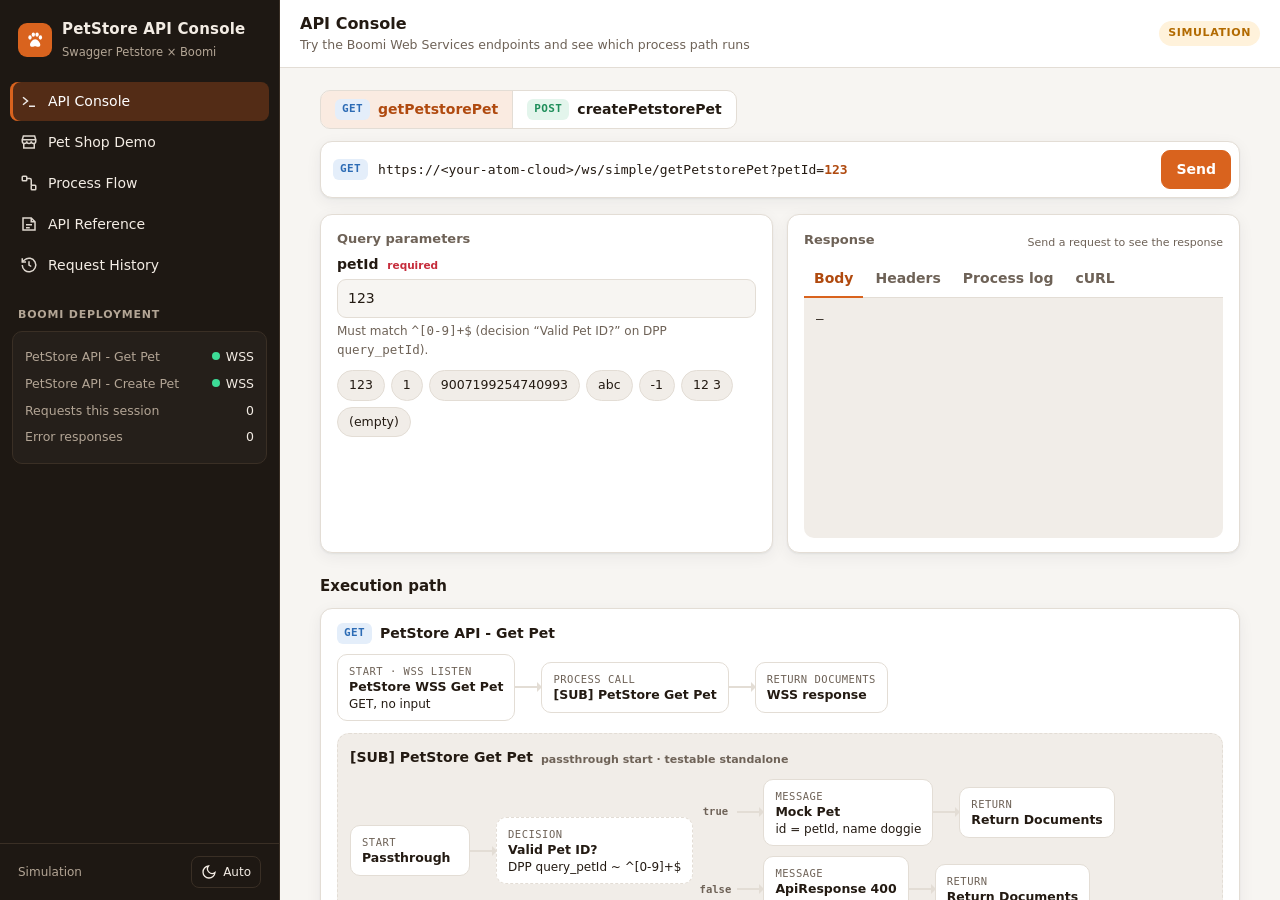
<file: index.html>
<!doctype html><html lang="en"><head><meta charset="utf-8"><meta http-equiv="refresh" content="0; url=portal/"><link rel="canonical" href="https://diimasogan.github.io/PetStore-MockAPI/portal/"><title>PetStore Mock API Console — Boomi Web Services Demo | Dimas Agung Prakasa</title></head><body><a href="portal/">Open the PetStore API Console</a></body></html>
</file>
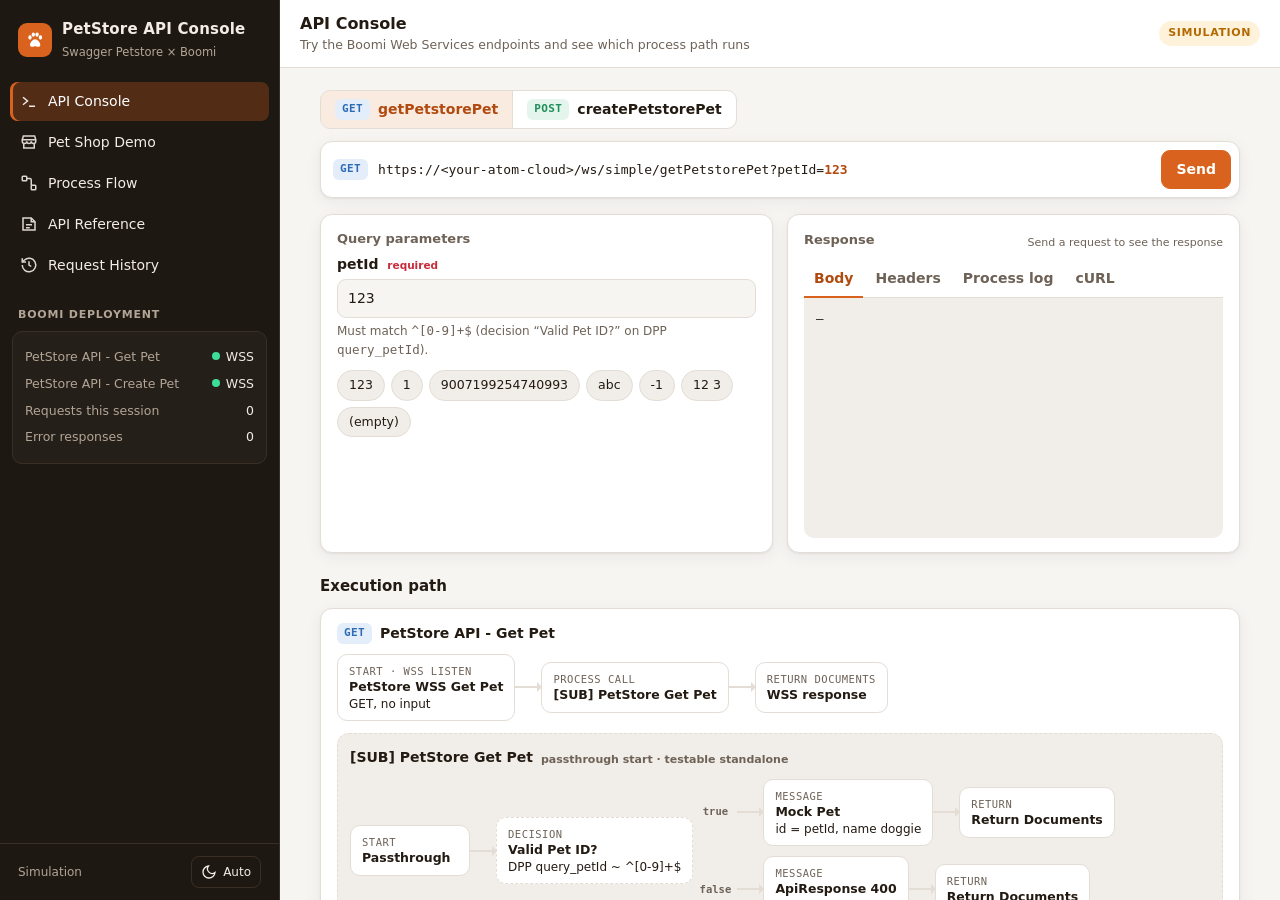
<file: portal/index.html>
<!doctype html>
<html lang="en">
<head>
<meta charset="utf-8">
<meta name="viewport" content="width=device-width, initial-scale=1">
<title>PetStore Mock API Console — Boomi Web Services Demo | Dimas Agung Prakasa</title>
<meta name="description" content="Mockup console for the Boomi PetStore Mock API (simulation of the Get Pet and Create Pet Web Services processes).">
<link rel="stylesheet" href="style.css">
</head>
<body>
<div class="app">
  <aside class="side" id="side">
    <div class="brand">
      <div class="logo"><svg viewBox="0 0 24 24" width="20" height="20" fill="#fff"><ellipse cx="6" cy="9" rx="2" ry="2.6"/><ellipse cx="10" cy="5.5" rx="2" ry="2.6"/><ellipse cx="14.5" cy="5.5" rx="2" ry="2.6"/><ellipse cx="18.5" cy="9" rx="2" ry="2.6"/><path d="M12.2 11c-3 0-6.2 4.2-6.2 6.6 0 1.8 1.4 2.6 3 2.6 1.3 0 2.1-.6 3.2-.6s1.9.6 3.2.6c1.6 0 3-.8 3-2.6 0-2.4-3.2-6.6-6.2-6.6z"/></svg></div>
      <div><b>PetStore API Console</b><small>Swagger Petstore × Boomi</small></div>
    </div>
    <nav class="nav" aria-label="Main">
      <button data-view="console" aria-current="page"><svg viewBox="0 0 24 24" fill="none" stroke="currentColor" stroke-width="2"><path d="m4 17 6-5-6-5M12 19h8"/></svg>API Console</button>
      <button data-view="shop"><svg viewBox="0 0 24 24" fill="none" stroke="currentColor" stroke-width="2"><path d="M3 9l1.5-5h15L21 9M3 9h18v2a3 3 0 0 1-6 0 3 3 0 0 1-6 0 3 3 0 0 1-6 0zM5 13v7h14v-7"/></svg>Pet Shop Demo</button>
      <button data-view="flow"><svg viewBox="0 0 24 24" fill="none" stroke="currentColor" stroke-width="2"><rect x="3" y="3" width="6" height="6" rx="1"/><rect x="15" y="15" width="6" height="6" rx="1"/><path d="M9 6h4a2 2 0 0 1 2 2v7"/></svg>Process Flow</button>
      <button data-view="reference"><svg viewBox="0 0 24 24" fill="none" stroke="currentColor" stroke-width="2"><path d="M4 4h11l5 5v11H4z"/><path d="M15 4v5h5M8 13h8M8 17h5"/></svg>API Reference</button>
      <button data-view="history"><svg viewBox="0 0 24 24" fill="none" stroke="currentColor" stroke-width="2"><path d="M3 12a9 9 0 1 0 3-6.7L3 8"/><path d="M3 3v5h5M12 7v5l3 2"/></svg>Request History</button>
    </nav>
    <h4>Boomi deployment</h4>
    <div class="health">
      <div class="hrow"><span>PetStore API - Get Pet</span><span><i class="dot ok"></i>WSS</span></div>
      <div class="hrow"><span>PetStore API - Create Pet</span><span><i class="dot ok"></i>WSS</span></div>
      <div class="hrow"><span>Requests this session</span><span id="hReq">0</span></div>
      <div class="hrow"><span>Error responses</span><span id="hErr">0</span></div>
    </div>
    <div class="side-foot">
      <span>Simulation</span>
      <button class="icon-btn" id="themeBtn" title="Toggle theme" aria-label="Toggle theme"><svg viewBox="0 0 24 24" fill="none" stroke="currentColor" stroke-width="2"><path d="M21 12.8A9 9 0 1 1 11.2 3a7 7 0 0 0 9.8 9.8z"/></svg><span id="themeLbl">Theme</span></button>
    </div>
  </aside>
  <div class="scrim" id="scrim"></div>

  <main class="main">
    <div class="top">
      <button class="burger" id="burger" aria-label="Menu"><svg viewBox="0 0 24 24" width="18" height="18" fill="none" stroke="currentColor" stroke-width="2"><path d="M3 6h18M3 12h18M3 18h18"/></svg></button>
      <div><h1 id="title">API Console</h1><div class="sub" id="subtitle">Try the Boomi Web Services endpoints and see which process path runs</div></div>
      <span class="mode" title="Runs in your browser with the same logic as the Boomi processes">SIMULATION</span>
    </div>

    <section class="view" id="view-console"><div class="page"><div class="wrap">
      <div class="seg ep" id="epSeg" role="tablist">
        <button type="button" data-ep="get" aria-pressed="true"><span class="m get">GET</span>getPetstorePet</button>
        <button type="button" data-ep="create" aria-pressed="false"><span class="m post">POST</span>createPetstorePet</button>
      </div>
      <div class="urlbar"><span class="m" id="urlMethod">GET</span><code id="urlText"></code><button class="btn primary" id="sendBtn">Send</button></div>

      <div class="grid2">
        <div class="card">
          <div id="reqGet">
            <h3>Query parameters</h3>
            <div class="field"><label for="petId">petId <span class="req">required</span></label>
              <input id="petId" value="123" autocomplete="off" inputmode="numeric"><small>Must match <code>^[0-9]+$</code> (decision “Valid Pet ID?” on DPP <code>query_petId</code>).</small></div>
            <div class="chips" id="getPresets"></div>
          </div>
          <div id="reqCreate" hidden>
            <h3>Request body <span class="meta">application/json · profile j.PetStore.Pet</span></h3>
            <textarea id="body" spellcheck="false" rows="14"></textarea>
            <div class="row-actions"><div class="chips" id="postPresets"></div><button class="btn sm" id="fmtBtn" type="button">Format JSON</button></div>
          </div>
        </div>

        <div class="card resp" id="respCard">
          <div class="resp-head"><h3>Response</h3><span id="respStatus" class="meta">Send a request to see the response</span></div>
          <div class="tabs" id="respTabs" role="tablist">
            <button data-tab="body" aria-selected="true">Body</button><button data-tab="headers">Headers</button><button data-tab="log">Process log</button><button data-tab="curl">cURL</button>
          </div>
          <pre class="code" id="respOut">—</pre>
        </div>
      </div>

      <h2>Execution path</h2>
      <div class="card" id="trace"></div>
    </div></div></section>

    <section class="view" id="view-shop" hidden><div class="page"><div class="wrap" id="shopPage"></div></div></section>
    <section class="view" id="view-flow" hidden><div class="page"><div class="wrap" id="flowPage"></div></div></section>
    <section class="view" id="view-reference" hidden><div class="page"><div class="wrap" id="refPage"></div></div></section>
    <section class="view" id="view-history" hidden><div class="page"><div class="wrap" id="historyPage"></div></div></section>
  </main>
</div>
<div class="toast" id="toast"></div>
<script src="app.js"></script>
</body>
</html>
</file>
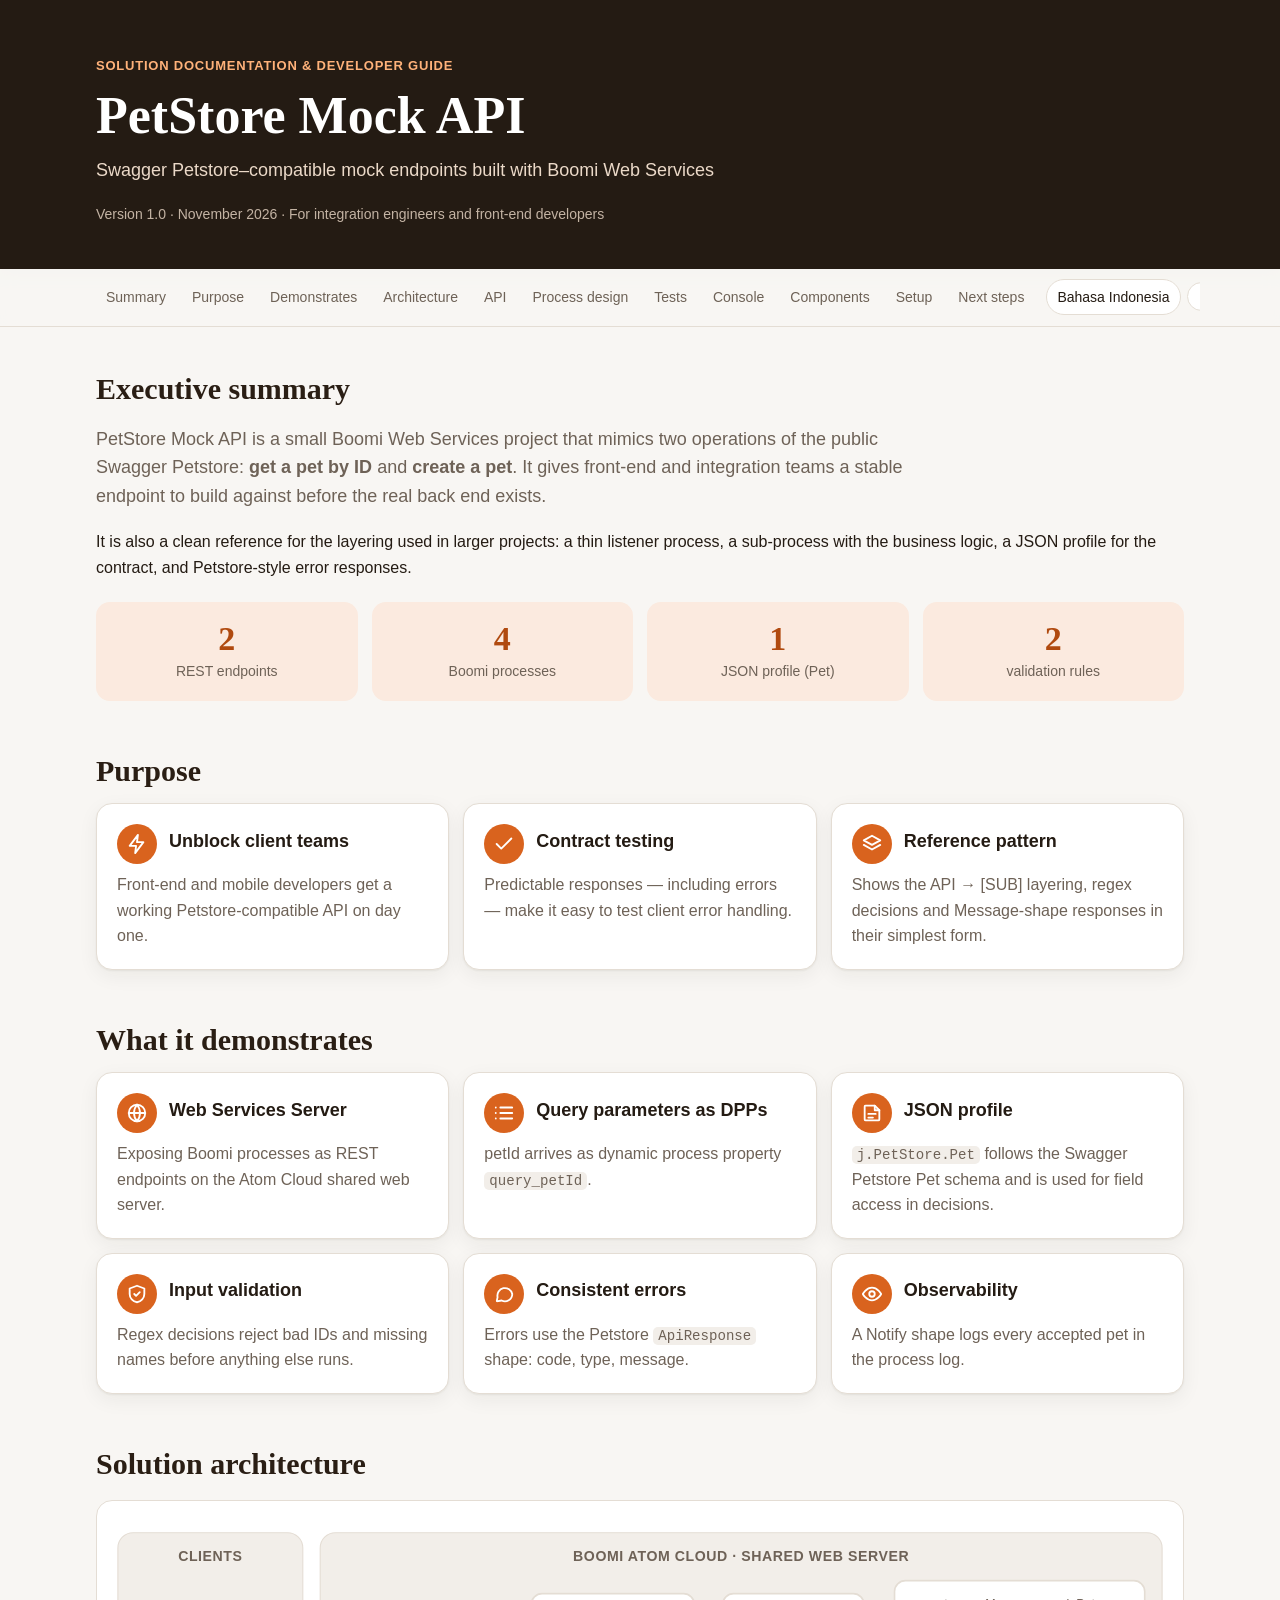
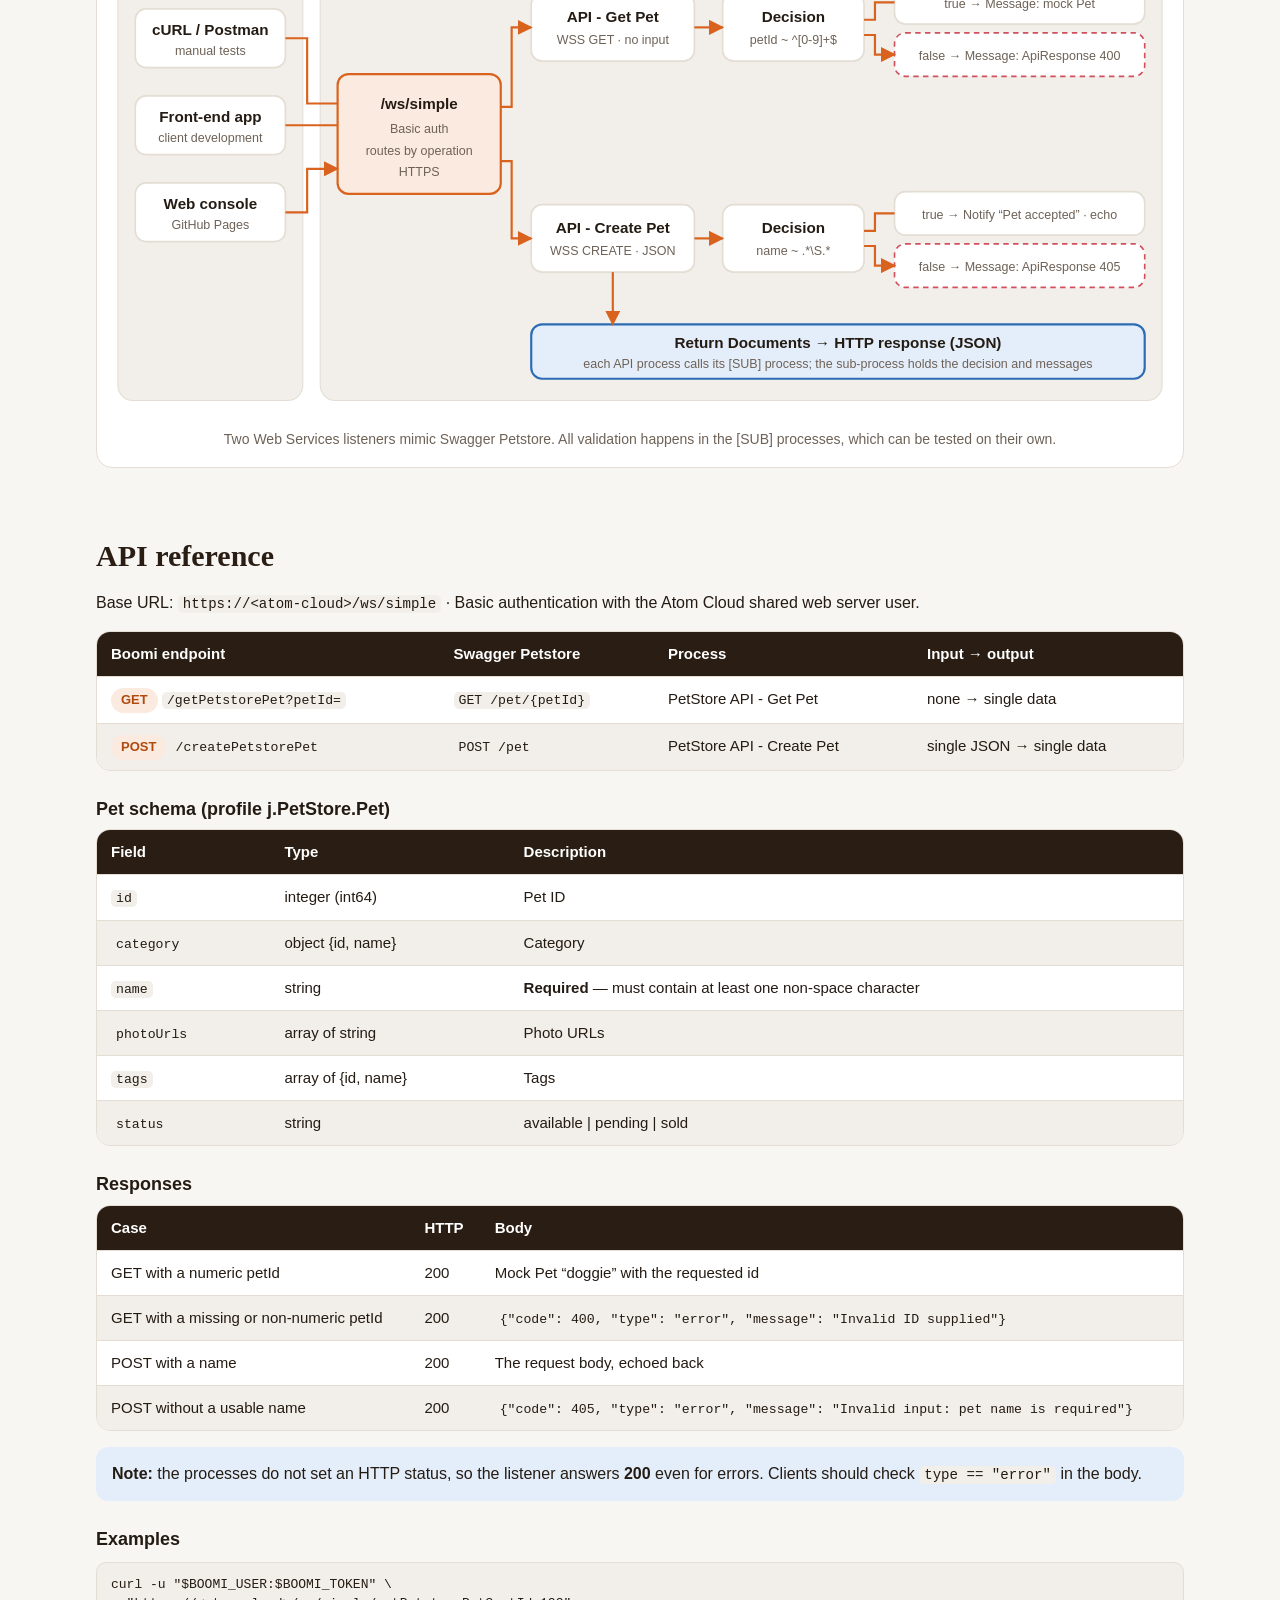
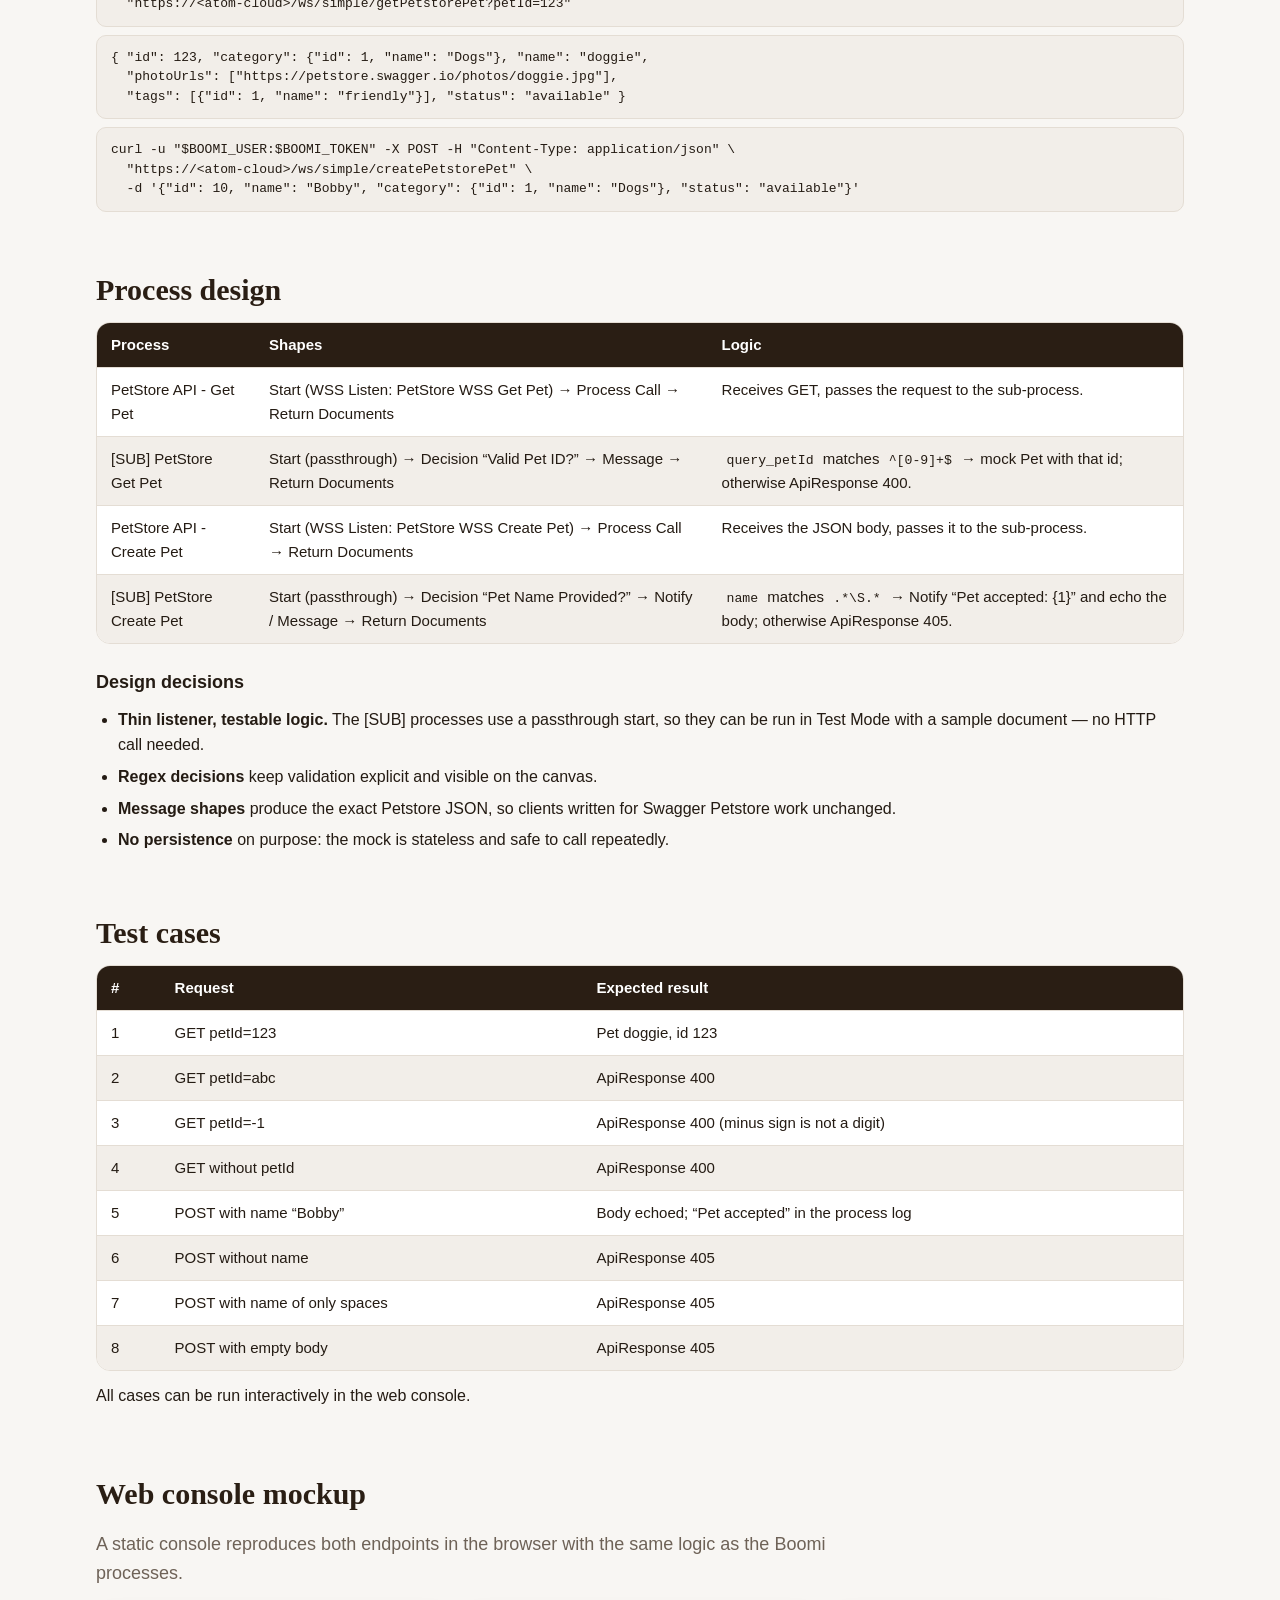
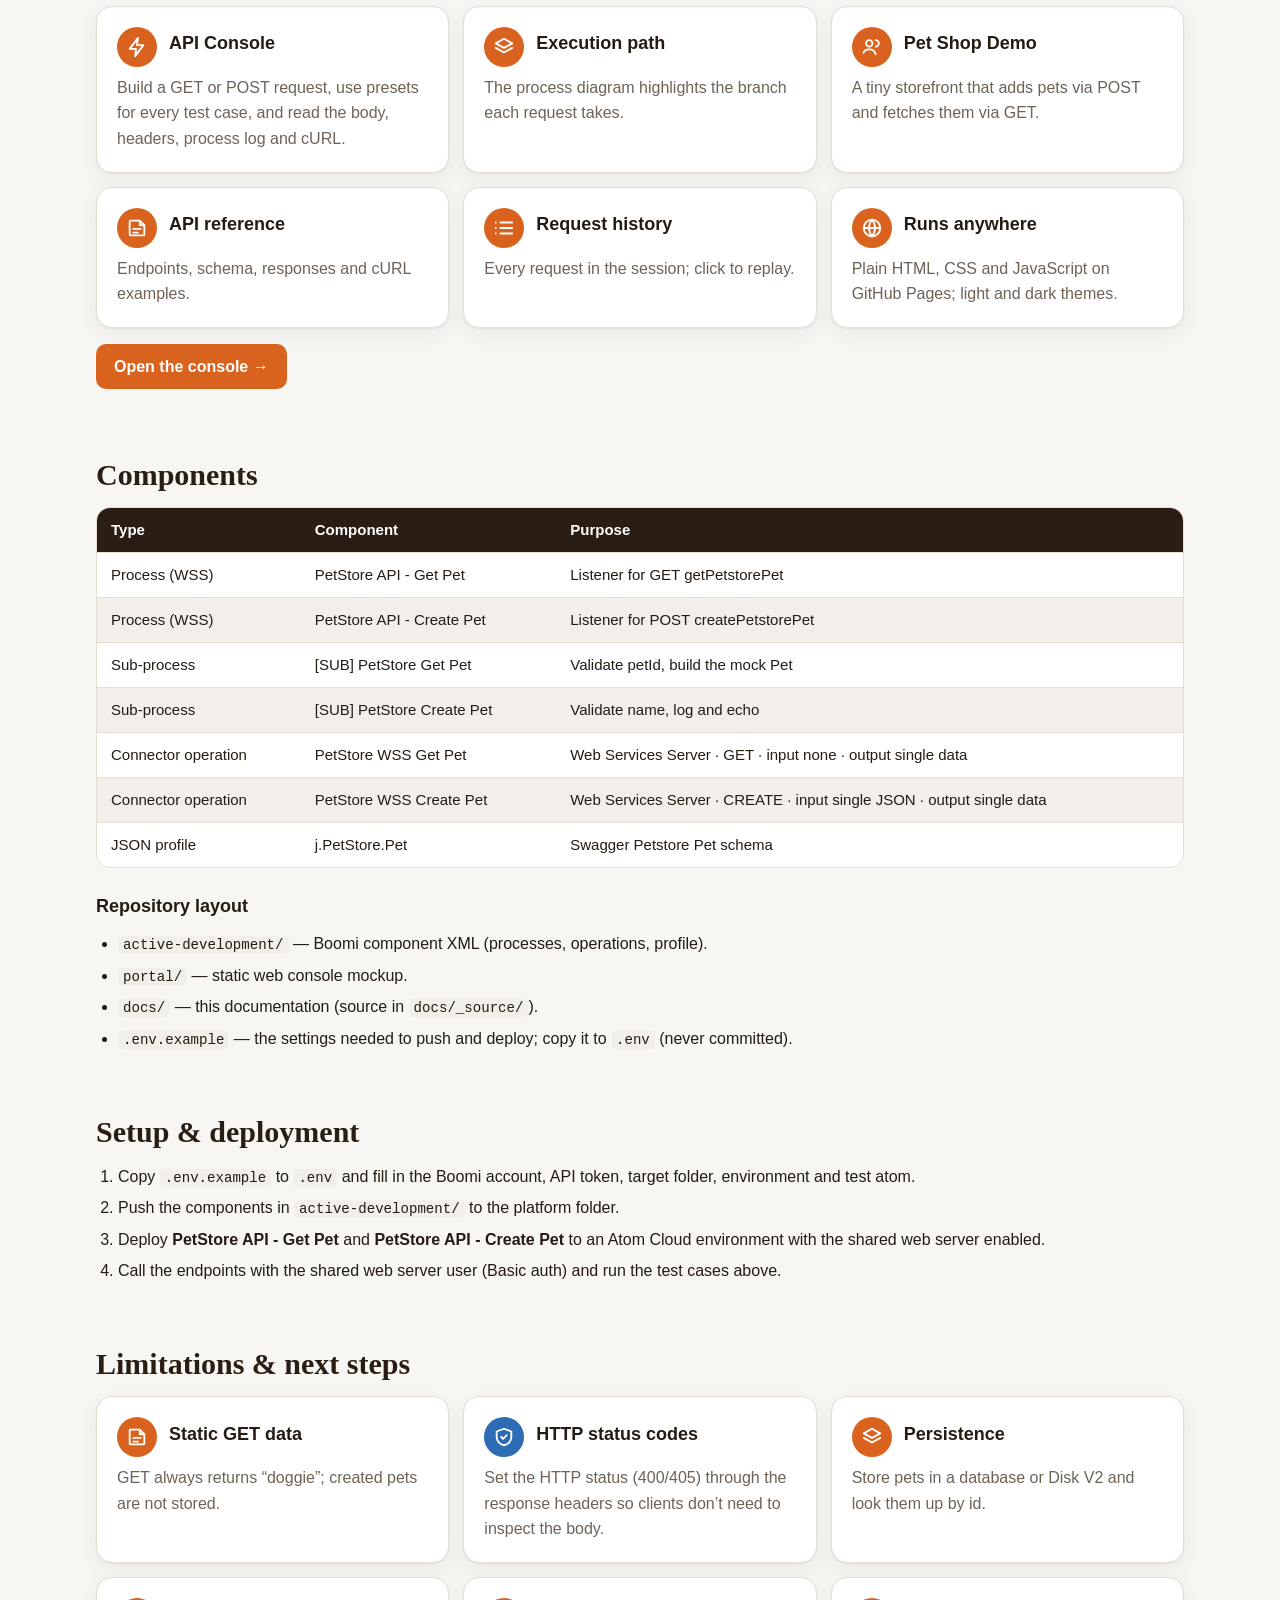
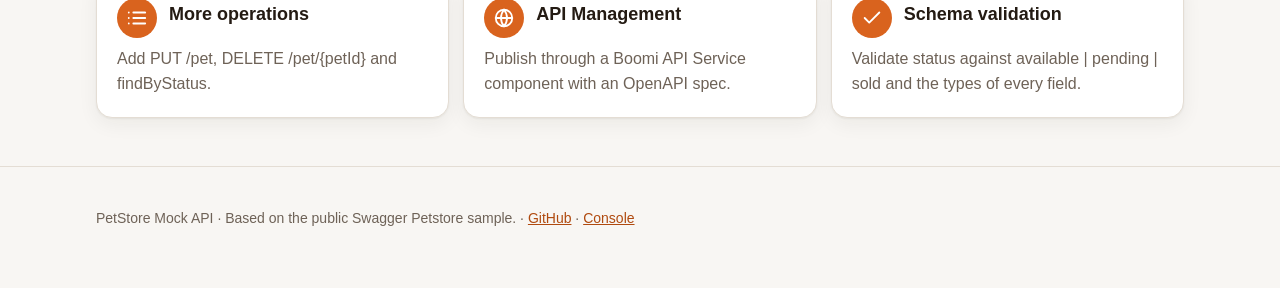
<file: docs/PetStore-Mock-API-Documentation.html>
<!doctype html>
<html lang="en">
<head>
<meta charset="utf-8">
<meta name="viewport" content="width=device-width, initial-scale=1">
<title>PetStore Mock API</title>
<meta name="description" content="Solution documentation for the Boomi PetStore Mock API.">
<style>
:root{--bg:#F8F6F3;--surface:#FFFFFF;--surface2:#F2EEE9;--ink:#241B13;--muted:#6E6257;--line:#E4DDD4;
 --navy:#2A1E14;--acc:#D9631E;--acc-ink:#B04A0F;--acc-tint:#FBEADF;--amber:#2D6CB5;--amber-tint:#E4EEFA;--hero:#241B13;--hero-ink:#EBD9C8;--eyebrow:#FFB27A;
 --shadow:0 1px 2px rgba(36,27,19,.06),0 6px 20px rgba(36,27,19,.06)}
@media (prefers-color-scheme: dark){:root:not([data-theme="light"]){--bg:#14100C;--surface:#1E1812;--surface2:#29211A;--ink:#F3ECE4;--muted:#B3A595;
 --line:#3A2F25;--navy:#F6E3D2;--acc:#F07A33;--acc-ink:#FFA463;--acc-tint:#3A2516;--amber:#7FB2F0;--amber-tint:#132E52;--hero:#0F0C09;--shadow:none}}
:root[data-theme="dark"]{--bg:#14100C;--surface:#1E1812;--surface2:#29211A;--ink:#F3ECE4;--muted:#B3A595;--line:#3A2F25;--navy:#F6E3D2;
 --acc:#F07A33;--acc-ink:#FFA463;--acc-tint:#3A2516;--amber:#7FB2F0;--amber-tint:#132E52;--hero:#0F0C09;--shadow:none}
th{background:#2A1E14!important}
pre.cmd{background:var(--surface2);border:1px solid var(--line);border-radius:10px;padding:12px 14px;overflow:auto;font:13px/1.5 ui-monospace,SFMono-Regular,Menlo,Consolas,monospace;margin:8px 0}

*{box-sizing:border-box}html{scroll-behavior:smooth}
body{margin:0;background:var(--bg);color:var(--ink);font:16px/1.6 "Segoe UI",Calibri,Arial,sans-serif}
a{color:var(--acc-ink)}code{font-family:ui-monospace,SFMono-Regular,Menlo,Consolas,monospace;font-size:.88em;background:var(--surface2);padding:1px 5px;border-radius:5px}
.wrap{max-width:1120px;margin:0 auto;padding:0 16px}
header.hero{background:var(--hero);color:#fff;padding:56px 0 44px}
.hero .eyebrow{color:var(--eyebrow);font-weight:600;letter-spacing:.06em;text-transform:uppercase;font-size:13px}
.hero h1{font:700 clamp(32px,5vw,52px)/1.1 Cambria,Georgia,serif;margin:10px 0 12px}
.hero p{color:var(--hero-ink);max-width:760px;margin:0;font-size:18px}
.hero .meta{margin-top:18px;color:var(--hero-ink);opacity:.8;font-size:14px}
nav.toc{position:sticky;top:0;z-index:5;background:color-mix(in srgb,var(--bg) 88%,transparent);backdrop-filter:blur(8px);border-bottom:1px solid var(--line)}
nav.toc .wrap{display:flex;gap:6px;overflow-x:auto;padding-top:10px;padding-bottom:10px;align-items:center}
nav.toc a{white-space:nowrap;text-decoration:none;color:var(--muted);font-size:14px;padding:6px 10px;border-radius:999px}
nav.toc a:hover{background:var(--surface2);color:var(--ink)}
nav.toc .spacer{flex:1}
.tgl{border:1px solid var(--line);background:var(--surface);color:var(--ink);border-radius:999px;padding:6px 12px;font-size:13px;cursor:pointer;white-space:nowrap;text-decoration:none}
a.tgl{color:var(--ink)!important}
section{padding:44px 0 8px;scroll-margin-top:56px}
h2{font:700 30px/1.2 Cambria,Georgia,serif;color:var(--navy);margin:0 0 14px}
h3{font-size:18px;margin:0 0 6px;color:var(--ink)}
.lead{font-size:18px;color:var(--muted);max-width:820px}
.stats{display:grid;grid-template-columns:repeat(4,1fr);gap:14px;margin-top:22px}
.stat{background:var(--acc-tint);border-radius:14px;padding:18px;text-align:center}
.stat b{display:block;font:700 34px/1.1 Cambria,Georgia,serif;color:var(--acc-ink)}
.stat span{color:var(--muted);font-size:14px}
.grid{display:grid;gap:14px}.g2{grid-template-columns:repeat(2,1fr)}.g3{grid-template-columns:repeat(3,1fr)}
.card{background:var(--surface);border:1px solid var(--line);border-radius:16px;padding:20px;box-shadow:var(--shadow)}
.card p{margin:0;color:var(--muted)}
.ihead{display:flex;gap:12px;align-items:center;margin-bottom:8px}
.ico{width:40px;height:40px;flex:none;padding:9px;border-radius:50%;background:var(--acc);stroke:#fff;fill:none;stroke-width:2;stroke-linecap:round;stroke-linejoin:round}
.amber .ico{background:var(--amber)}
figure{margin:18px 0;background:var(--surface);border:1px solid var(--line);border-radius:16px;padding:10px;overflow:auto}
figure svg{display:block;width:100%;height:auto;min-width:720px;font-family:"Segoe UI",Calibri,Arial,sans-serif}
figcaption{color:var(--muted);font-size:14px;text-align:center;padding:6px}
svg .lane rect{fill:var(--surface2);stroke:var(--line)}svg .lt{fill:var(--muted);font-size:13px;font-weight:700;text-anchor:middle;letter-spacing:.04em;text-transform:uppercase}
svg .bx rect{fill:var(--surface);stroke:var(--line);stroke-width:1.5}svg .bx text{fill:var(--ink);font-size:14px;font-weight:600;text-anchor:middle}
svg .bx text.sm{fill:var(--muted);font-size:11.5px;font-weight:400}
svg .bx.hl rect{stroke:var(--acc);stroke-width:2;fill:var(--acc-tint)}svg .bx.amb rect{stroke:var(--amber);stroke-width:2;fill:var(--amber-tint)}
svg .bx.err rect{stroke:#D0505D;stroke-width:1.5;stroke-dasharray:5 4}
svg .ln path{fill:none;stroke:var(--acc);stroke-width:2}svg .mk{fill:var(--acc)}
ul.clean,ol.clean{padding-left:22px;margin:10px 0}ul.clean li,ol.clean li{margin:6px 0}
.note{background:var(--amber-tint);border-radius:12px;padding:14px 16px;color:var(--ink)}
.tbl{overflow-x:auto;border:1px solid var(--line);border-radius:14px;background:var(--surface)}
table{border-collapse:collapse;width:100%;min-width:620px;font-size:15px}
th{background:var(--navy-th,#141B3C);color:#fff;text-align:left;padding:10px 14px;font-weight:600}
td{padding:10px 14px;border-top:1px solid var(--line);vertical-align:top}
tbody tr:nth-child(even) td{background:var(--surface2)}
.pill{display:inline-block;background:var(--acc-tint);color:var(--acc-ink);font-weight:700;border-radius:999px;padding:2px 10px;font-size:13px}
.q{font-weight:700;color:var(--navy);margin:0 0 6px!important;font-size:17px}
.starter{display:flex;gap:16px;align-items:flex-start}.starter p{margin:0 0 6px}
.snum{flex:none;width:40px;height:40px;border-radius:50%;background:var(--acc);color:#fff;font:700 18px/40px Cambria,Georgia,serif;text-align:center}
.snum.amber{background:var(--amber)}
.outcome{color:var(--acc-ink)!important;font-weight:600;margin-top:8px!important}
.uc h3{font-size:19px;margin-bottom:6px}.uc .meta{font-size:14px;margin:0 0 10px}
.ba{display:grid;grid-template-columns:1fr 1fr;gap:12px}.ba div{border-radius:12px;padding:12px 14px;font-size:15px;color:var(--ink)}
.ba span{display:block;font-weight:700;font-size:12px;letter-spacing:.06em;text-transform:uppercase;margin-bottom:4px}
.before{background:var(--surface2)}.before span{color:var(--muted)}.after{background:var(--acc-tint)}.after span{color:var(--acc-ink)}
a.btn{display:inline-block;background:var(--acc);color:#fff;text-decoration:none;font-weight:600;padding:10px 18px;border-radius:10px}
footer{padding:40px 0 60px;color:var(--muted);font-size:14px;border-top:1px solid var(--line);margin-top:40px}
body.present nav.toc{display:none}
body.present section,body.present header.hero{min-height:100vh;display:flex;flex-direction:column;justify-content:center}
body.present section{border-top:1px solid var(--line)}
@media (max-width:820px){.stats{grid-template-columns:repeat(2,1fr)}.g2,.g3{grid-template-columns:1fr}.ba{grid-template-columns:1fr}h2{font-size:26px}}
@media print{nav.toc,.tgl{display:none}section{break-inside:avoid}body{background:#fff}}
</style>
</head>
<body>
<header class="hero"><div class="wrap">
  <div class="eyebrow">Solution Documentation &amp; Developer Guide</div>
  <h1>PetStore Mock API</h1>
  <p>Swagger Petstore–compatible mock endpoints built with Boomi Web Services</p>
  <div class="meta">Version 1.0 · November 2026 · For integration engineers and front-end developers</div>
</div></header>
<nav class="toc" aria-label="Contents"><div class="wrap"><a href="#summary">Summary</a><a href="#background">Purpose</a><a href="#value">Demonstrates</a><a href="#architecture">Architecture</a><a href="#api">API</a><a href="#design">Process design</a><a href="#testing">Tests</a><a href="#portal">Console</a><a href="#components">Components</a><a href="#operate">Setup</a><a href="#next">Next steps</a><span class="spacer"></span>
  <a class="tgl" href="id/PetStore-Mock-API-Dokumentasi.html" hreflang="id">Bahasa Indonesia</a>
  <button class="tgl" id="present" title="One section per screen (F = full screen)">Presentation mode</button>
  <button class="tgl" id="theme">Theme</button>
</div></nav>
<main class="wrap">
<section id="summary"><h2>Executive summary</h2><p class="lead">PetStore Mock API is a small Boomi Web Services project that mimics two operations of the public Swagger Petstore: <b>get a pet by ID</b> and <b>create a pet</b>. It gives front-end and integration teams a stable endpoint to build against before the real back end exists.</p><p>It is also a clean reference for the layering used in larger projects: a thin listener process, a sub-process with the business logic, a JSON profile for the contract, and Petstore-style error responses.</p><div class="stats"><div class="stat"><b>2</b><span>REST endpoints</span></div><div class="stat"><b>4</b><span>Boomi processes</span></div><div class="stat"><b>1</b><span>JSON profile (Pet)</span></div><div class="stat"><b>2</b><span>validation rules</span></div></div></section><section id="background"><h2>Purpose</h2><div class="grid g3"><div class="card"><div class="ihead"><svg class="ico" viewBox="0 0 24 24"><path d="M13 2 4 14h7l-1 8 9-12h-7z"/></svg><h3>Unblock client teams</h3></div><p>Front-end and mobile developers get a working Petstore-compatible API on day one.</p></div><div class="card"><div class="ihead"><svg class="ico" viewBox="0 0 24 24"><path d="M20 6 9 17l-5-5"/></svg><h3>Contract testing</h3></div><p>Predictable responses — including errors — make it easy to test client error handling.</p></div><div class="card"><div class="ihead"><svg class="ico" viewBox="0 0 24 24"><path d="m12 3 9 5-9 5-9-5z"/><path d="m3 13 9 5 9-5"/></svg><h3>Reference pattern</h3></div><p>Shows the API → [SUB] layering, regex decisions and Message-shape responses in their simplest form.</p></div></div></section><section id="value"><h2>What it demonstrates</h2><div class="grid g3"><div class="card"><div class="ihead"><svg class="ico" viewBox="0 0 24 24"><circle cx="12" cy="12" r="9"/><path d="M3 12h18M12 3a14 14 0 0 1 0 18M12 3a14 14 0 0 0 0 18"/></svg><h3>Web Services Server</h3></div><p>Exposing Boomi processes as REST endpoints on the Atom Cloud shared web server.</p></div><div class="card"><div class="ihead"><svg class="ico" viewBox="0 0 24 24"><path d="M8 6h13M8 12h13M8 18h13M3 6h.01M3 12h.01M3 18h.01"/></svg><h3>Query parameters as DPPs</h3></div><p>petId arrives as dynamic process property <code>query_petId</code>.</p></div><div class="card"><div class="ihead"><svg class="ico" viewBox="0 0 24 24"><path d="M4 4h11l5 5v11H4z"/><path d="M15 4v5h5M8 13h8M8 17h5"/></svg><h3>JSON profile</h3></div><p><code>j.PetStore.Pet</code> follows the Swagger Petstore Pet schema and is used for field access in decisions.</p></div><div class="card"><div class="ihead"><svg class="ico" viewBox="0 0 24 24"><path d="M12 3l8 3v6c0 4.5-3.4 8.3-8 9-4.6-.7-8-4.5-8-9V6z"/><path d="M9 12l2 2 4-4"/></svg><h3>Input validation</h3></div><p>Regex decisions reject bad IDs and missing names before anything else runs.</p></div><div class="card"><div class="ihead"><svg class="ico" viewBox="0 0 24 24"><path d="M21 12a8 8 0 0 1-11.6 7.1L4 20l1-4.6A8 8 0 1 1 21 12z"/></svg><h3>Consistent errors</h3></div><p>Errors use the Petstore <code>ApiResponse</code> shape: code, type, message.</p></div><div class="card"><div class="ihead"><svg class="ico" viewBox="0 0 24 24"><path d="M2 12s3.6-7 10-7 10 7 10 7-3.6 7-10 7S2 12 2 12z"/><circle cx="12" cy="12" r="3"/></svg><h3>Observability</h3></div><p>A Notify shape logs every accepted pet in the process log.</p></div></div></section><section id="architecture"><h2>Solution architecture</h2><figure><svg viewBox="0 0 980 470" role="img" aria-label="Solution architecture">
<defs><marker id="ar" viewBox="0 0 10 10" refX="9" refY="5" markerWidth="7" markerHeight="7" orient="auto-start-reverse"><path d="M0 0 10 5 0 10z" class="mk"/></marker></defs>
<g class="lane"><rect x="10" y="20" width="170" height="430" rx="14"/><text x="95" y="46" class="lt">Clients</text></g>
<g class="lane"><rect x="196" y="20" width="774" height="430" rx="14"/><text x="583" y="46" class="lt">Boomi Atom Cloud · shared web server</text></g>
<g class="bx"><rect x="26" y="90" width="138" height="54" rx="10"/><text x="95" y="114">cURL / Postman</text><text x="95" y="132" class="sm">manual tests</text></g>
<g class="bx"><rect x="26" y="170" width="138" height="54" rx="10"/><text x="95" y="194">Front-end app</text><text x="95" y="212" class="sm">client development</text></g>
<g class="bx"><rect x="26" y="250" width="138" height="54" rx="10"/><text x="95" y="274">Web console</text><text x="95" y="292" class="sm">GitHub Pages</text></g>
<g class="bx hl"><rect x="212" y="150" width="150" height="110" rx="10"/><text x="287" y="182">/ws/simple</text><text x="287" y="204" class="sm">Basic auth</text><text x="287" y="224" class="sm">routes by operation</text><text x="287" y="244" class="sm">HTTPS</text></g>
<g class="bx"><rect x="390" y="76" width="150" height="62" rx="10"/><text x="465" y="102">API - Get Pet</text><text x="465" y="122" class="sm">WSS GET · no input</text></g>
<g class="bx"><rect x="566" y="76" width="130" height="62" rx="10"/><text x="631" y="102">Decision</text><text x="631" y="122" class="sm">petId ~ ^[0-9]+$</text></g>
<g class="bx"><rect x="724" y="64" width="230" height="40" rx="10"/><text x="839" y="89" class="sm">true → Message: mock Pet</text></g>
<g class="bx err"><rect x="724" y="112" width="230" height="40" rx="10"/><text x="839" y="137" class="sm">false → Message: ApiResponse 400</text></g>
<g class="bx"><rect x="390" y="270" width="150" height="62" rx="10"/><text x="465" y="296">API - Create Pet</text><text x="465" y="316" class="sm">WSS CREATE · JSON</text></g>
<g class="bx"><rect x="566" y="270" width="130" height="62" rx="10"/><text x="631" y="296">Decision</text><text x="631" y="316" class="sm">name ~ .*\S.*</text></g>
<g class="bx"><rect x="724" y="258" width="230" height="40" rx="10"/><text x="839" y="283" class="sm">true → Notify “Pet accepted” · echo</text></g>
<g class="bx err"><rect x="724" y="306" width="230" height="40" rx="10"/><text x="839" y="331" class="sm">false → Message: ApiResponse 405</text></g>
<g class="bx amb"><rect x="390" y="380" width="564" height="50" rx="10"/><text x="672" y="402">Return Documents → HTTP response (JSON)</text><text x="672" y="420" class="sm">each API process calls its [SUB] process; the sub-process holds the decision and messages</text></g>
<g class="ln"><path d="M164 117h20v60h28M164 197h48M164 277h20v-40h28" marker-end="url(#ar)"/>
<path d="M362 180h10v-73h18" marker-end="url(#ar)"/><path d="M362 230h10v71h18" marker-end="url(#ar)"/>
<path d="M540 107h26" marker-end="url(#ar)"/><path d="M540 301h26" marker-end="url(#ar)"/>
<path d="M696 100h10v-16h18M696 114h10v18h18" marker-end="url(#ar)"/><path d="M696 294h10v-16h18M696 308h10v18h18" marker-end="url(#ar)"/>
<path d="M465 332v48" marker-end="url(#ar)"/></g>
</svg><figcaption>Two Web Services listeners mimic Swagger Petstore. All validation happens in the [SUB] processes, which can be tested on their own.</figcaption></figure></section><section id="api"><h2>API reference</h2><p>Base URL: <code>https://&lt;atom-cloud&gt;/ws/simple</code> · Basic authentication with the Atom Cloud shared web server user.</p><div class="tbl"><table><thead><tr><th>Boomi endpoint</th><th>Swagger Petstore</th><th>Process</th><th>Input → output</th></tr></thead><tbody><tr><td><span class="pill">GET</span> <code>/getPetstorePet?petId=</code></td><td><code>GET /pet/{petId}</code></td><td>PetStore API - Get Pet</td><td>none → single data</td></tr><tr><td><span class="pill">POST</span> <code>/createPetstorePet</code></td><td><code>POST /pet</code></td><td>PetStore API - Create Pet</td><td>single JSON → single data</td></tr></tbody></table></div><h3 style="margin-top:24px">Pet schema (profile j.PetStore.Pet)</h3><div class="tbl"><table><thead><tr><th>Field</th><th>Type</th><th>Description</th></tr></thead><tbody><tr><td><code>id</code></td><td>integer (int64)</td><td>Pet ID</td></tr><tr><td><code>category</code></td><td>object {id, name}</td><td>Category</td></tr><tr><td><code>name</code></td><td>string</td><td><b>Required</b> — must contain at least one non-space character</td></tr><tr><td><code>photoUrls</code></td><td>array of string</td><td>Photo URLs</td></tr><tr><td><code>tags</code></td><td>array of {id, name}</td><td>Tags</td></tr><tr><td><code>status</code></td><td>string</td><td>available | pending | sold</td></tr></tbody></table></div><h3 style="margin-top:24px">Responses</h3><div class="tbl"><table><thead><tr><th>Case</th><th>HTTP</th><th>Body</th></tr></thead><tbody><tr><td>GET with a numeric petId</td><td>200</td><td>Mock Pet “doggie” with the requested id</td></tr><tr><td>GET with a missing or non-numeric petId</td><td>200</td><td><code>{"code": 400, "type": "error", "message": "Invalid ID supplied"}</code></td></tr><tr><td>POST with a name</td><td>200</td><td>The request body, echoed back</td></tr><tr><td>POST without a usable name</td><td>200</td><td><code>{"code": 405, "type": "error", "message": "Invalid input: pet name is required"}</code></td></tr></tbody></table></div><div class="note" style="margin-top:16px"><b>Note:</b> the processes do not set an HTTP status, so the listener answers <b>200</b> even for errors. Clients should check <code>type == &quot;error&quot;</code> in the body.</div><h3 style="margin-top:24px">Examples</h3><pre class="cmd">curl -u "$BOOMI_USER:$BOOMI_TOKEN" \
  "https://&lt;atom-cloud&gt;/ws/simple/getPetstorePet?petId=123"</pre><pre class="cmd">{ "id": 123, "category": {"id": 1, "name": "Dogs"}, "name": "doggie",
  "photoUrls": ["https://petstore.swagger.io/photos/doggie.jpg"],
  "tags": [{"id": 1, "name": "friendly"}], "status": "available" }</pre><pre class="cmd">curl -u "$BOOMI_USER:$BOOMI_TOKEN" -X POST -H "Content-Type: application/json" \
  "https://&lt;atom-cloud&gt;/ws/simple/createPetstorePet" \
  -d '{"id": 10, "name": "Bobby", "category": {"id": 1, "name": "Dogs"}, "status": "available"}'</pre></section><section id="design"><h2>Process design</h2><div class="tbl"><table><thead><tr><th>Process</th><th>Shapes</th><th>Logic</th></tr></thead><tbody><tr><td>PetStore API - Get Pet</td><td>Start (WSS Listen: PetStore WSS Get Pet) → Process Call → Return Documents</td><td>Receives GET, passes the request to the sub-process.</td></tr><tr><td>[SUB] PetStore Get Pet</td><td>Start (passthrough) → Decision “Valid Pet ID?” → Message → Return Documents</td><td><code>query_petId</code> matches <code>^[0-9]+$</code> → mock Pet with that id; otherwise ApiResponse 400.</td></tr><tr><td>PetStore API - Create Pet</td><td>Start (WSS Listen: PetStore WSS Create Pet) → Process Call → Return Documents</td><td>Receives the JSON body, passes it to the sub-process.</td></tr><tr><td>[SUB] PetStore Create Pet</td><td>Start (passthrough) → Decision “Pet Name Provided?” → Notify / Message → Return Documents</td><td><code>name</code> matches <code>.*\S.*</code> → Notify “Pet accepted: {1}” and echo the body; otherwise ApiResponse 405.</td></tr></tbody></table></div><h3 style="margin-top:24px">Design decisions</h3><ul class="clean"><li><b>Thin listener, testable logic.</b> The [SUB] processes use a passthrough start, so they can be run in Test Mode with a sample document — no HTTP call needed.</li><li><b>Regex decisions</b> keep validation explicit and visible on the canvas.</li><li><b>Message shapes</b> produce the exact Petstore JSON, so clients written for Swagger Petstore work unchanged.</li><li><b>No persistence</b> on purpose: the mock is stateless and safe to call repeatedly.</li></ul></section><section id="testing"><h2>Test cases</h2><div class="tbl"><table><thead><tr><th>#</th><th>Request</th><th>Expected result</th></tr></thead><tbody><tr><td>1</td><td>GET petId=123</td><td>Pet doggie, id 123</td></tr><tr><td>2</td><td>GET petId=abc</td><td>ApiResponse 400</td></tr><tr><td>3</td><td>GET petId=-1</td><td>ApiResponse 400 (minus sign is not a digit)</td></tr><tr><td>4</td><td>GET without petId</td><td>ApiResponse 400</td></tr><tr><td>5</td><td>POST with name “Bobby”</td><td>Body echoed; “Pet accepted” in the process log</td></tr><tr><td>6</td><td>POST without name</td><td>ApiResponse 405</td></tr><tr><td>7</td><td>POST with name of only spaces</td><td>ApiResponse 405</td></tr><tr><td>8</td><td>POST with empty body</td><td>ApiResponse 405</td></tr></tbody></table></div><p style="margin-top:12px">All cases can be run interactively in the web console.</p></section><section id="portal"><h2>Web console mockup</h2><p class="lead">A static console reproduces both endpoints in the browser with the same logic as the Boomi processes.</p><div class="grid g3"><div class="card"><div class="ihead"><svg class="ico" viewBox="0 0 24 24"><path d="M13 2 4 14h7l-1 8 9-12h-7z"/></svg><h3>API Console</h3></div><p>Build a GET or POST request, use presets for every test case, and read the body, headers, process log and cURL.</p></div><div class="card"><div class="ihead"><svg class="ico" viewBox="0 0 24 24"><path d="m12 3 9 5-9 5-9-5z"/><path d="m3 13 9 5 9-5"/></svg><h3>Execution path</h3></div><p>The process diagram highlights the branch each request takes.</p></div><div class="card"><div class="ihead"><svg class="ico" viewBox="0 0 24 24"><circle cx="9" cy="8" r="3.5"/><path d="M2 20c.8-3.5 3.6-5.5 7-5.5s6.2 2 7 5.5"/><path d="M16 4.5a3.5 3.5 0 0 1 0 7"/></svg><h3>Pet Shop Demo</h3></div><p>A tiny storefront that adds pets via POST and fetches them via GET.</p></div><div class="card"><div class="ihead"><svg class="ico" viewBox="0 0 24 24"><path d="M4 4h11l5 5v11H4z"/><path d="M15 4v5h5M8 13h8M8 17h5"/></svg><h3>API reference</h3></div><p>Endpoints, schema, responses and cURL examples.</p></div><div class="card"><div class="ihead"><svg class="ico" viewBox="0 0 24 24"><path d="M8 6h13M8 12h13M8 18h13M3 6h.01M3 12h.01M3 18h.01"/></svg><h3>Request history</h3></div><p>Every request in the session; click to replay.</p></div><div class="card"><div class="ihead"><svg class="ico" viewBox="0 0 24 24"><circle cx="12" cy="12" r="9"/><path d="M3 12h18M12 3a14 14 0 0 1 0 18M12 3a14 14 0 0 0 0 18"/></svg><h3>Runs anywhere</h3></div><p>Plain HTML, CSS and JavaScript on GitHub Pages; light and dark themes.</p></div></div><p style="margin-top:16px"><a class="btn" href="https://diimasogan.github.io/PetStore-MockAPI/portal/">Open the console →</a></p></section><section id="components"><h2>Components</h2><div class="tbl"><table><thead><tr><th>Type</th><th>Component</th><th>Purpose</th></tr></thead><tbody><tr><td>Process (WSS)</td><td>PetStore API - Get Pet</td><td>Listener for GET getPetstorePet</td></tr><tr><td>Process (WSS)</td><td>PetStore API - Create Pet</td><td>Listener for POST createPetstorePet</td></tr><tr><td>Sub-process</td><td>[SUB] PetStore Get Pet</td><td>Validate petId, build the mock Pet</td></tr><tr><td>Sub-process</td><td>[SUB] PetStore Create Pet</td><td>Validate name, log and echo</td></tr><tr><td>Connector operation</td><td>PetStore WSS Get Pet</td><td>Web Services Server · GET · input none · output single data</td></tr><tr><td>Connector operation</td><td>PetStore WSS Create Pet</td><td>Web Services Server · CREATE · input single JSON · output single data</td></tr><tr><td>JSON profile</td><td>j.PetStore.Pet</td><td>Swagger Petstore Pet schema</td></tr></tbody></table></div><h3 style="margin-top:24px">Repository layout</h3><ul class="clean"><li><code>active-development/</code> — Boomi component XML (processes, operations, profile).</li><li><code>portal/</code> — static web console mockup.</li><li><code>docs/</code> — this documentation (source in <code>docs/_source/</code>).</li><li><code>.env.example</code> — the settings needed to push and deploy; copy it to <code>.env</code> (never committed).</li></ul></section><section id="operate"><h2>Setup & deployment</h2><ol class="clean"><li>Copy <code>.env.example</code> to <code>.env</code> and fill in the Boomi account, API token, target folder, environment and test atom.</li><li>Push the components in <code>active-development/</code> to the platform folder.</li><li>Deploy <b>PetStore API - Get Pet</b> and <b>PetStore API - Create Pet</b> to an Atom Cloud environment with the shared web server enabled.</li><li>Call the endpoints with the shared web server user (Basic auth) and run the test cases above.</li></ol></section><section id="next"><h2>Limitations & next steps</h2><div class="grid g3"><div class="card"><div class="ihead"><svg class="ico" viewBox="0 0 24 24"><path d="M4 4h11l5 5v11H4z"/><path d="M15 4v5h5M8 13h8M8 17h5"/></svg><h3>Static GET data</h3></div><p>GET always returns “doggie”; created pets are not stored.</p></div><div class="card amber"><div class="ihead"><svg class="ico" viewBox="0 0 24 24"><path d="M12 3l8 3v6c0 4.5-3.4 8.3-8 9-4.6-.7-8-4.5-8-9V6z"/><path d="M9 12l2 2 4-4"/></svg><h3>HTTP status codes</h3></div><p>Set the HTTP status (400/405) through the response headers so clients don’t need to inspect the body.</p></div><div class="card"><div class="ihead"><svg class="ico" viewBox="0 0 24 24"><path d="m12 3 9 5-9 5-9-5z"/><path d="m3 13 9 5 9-5"/></svg><h3>Persistence</h3></div><p>Store pets in a database or Disk V2 and look them up by id.</p></div><div class="card"><div class="ihead"><svg class="ico" viewBox="0 0 24 24"><path d="M8 6h13M8 12h13M8 18h13M3 6h.01M3 12h.01M3 18h.01"/></svg><h3>More operations</h3></div><p>Add PUT /pet, DELETE /pet/{petId} and findByStatus.</p></div><div class="card"><div class="ihead"><svg class="ico" viewBox="0 0 24 24"><circle cx="12" cy="12" r="9"/><path d="M3 12h18M12 3a14 14 0 0 1 0 18M12 3a14 14 0 0 0 0 18"/></svg><h3>API Management</h3></div><p>Publish through a Boomi API Service component with an OpenAPI spec.</p></div><div class="card"><div class="ihead"><svg class="ico" viewBox="0 0 24 24"><path d="M20 6 9 17l-5-5"/></svg><h3>Schema validation</h3></div><p>Validate status against available | pending | sold and the types of every field.</p></div></div></section>
</main>
<footer><div class="wrap">PetStore Mock API · Based on the public Swagger Petstore sample. · <a href="https://github.com/diimasogan/PetStore-MockAPI">GitHub</a> · <a href="https://diimasogan.github.io/PetStore-MockAPI/portal/">Console</a></div></footer>
<script>
(function(){var r=document.documentElement,k='doc-theme';
function set(t){if(t)r.setAttribute('data-theme',t);else r.removeAttribute('data-theme');try{localStorage.setItem(k,t)}catch(e){}}
try{var t=localStorage.getItem(k);if(t)r.setAttribute('data-theme',t)}catch(e){}
document.getElementById('theme').onclick=function(){var c=r.getAttribute('data-theme');set(c==='dark'?'light':c==='light'?'':'dark')};
document.getElementById('present').onclick=function(){document.body.classList.toggle('present')};
document.addEventListener('keydown',function(e){if(e.key==='f'&&document.body.classList.contains('present')){document.fullscreenElement?document.exitFullscreen():document.documentElement.requestFullscreen&&document.documentElement.requestFullscreen()}});
})();
</script>
</body>
</html>
</file>
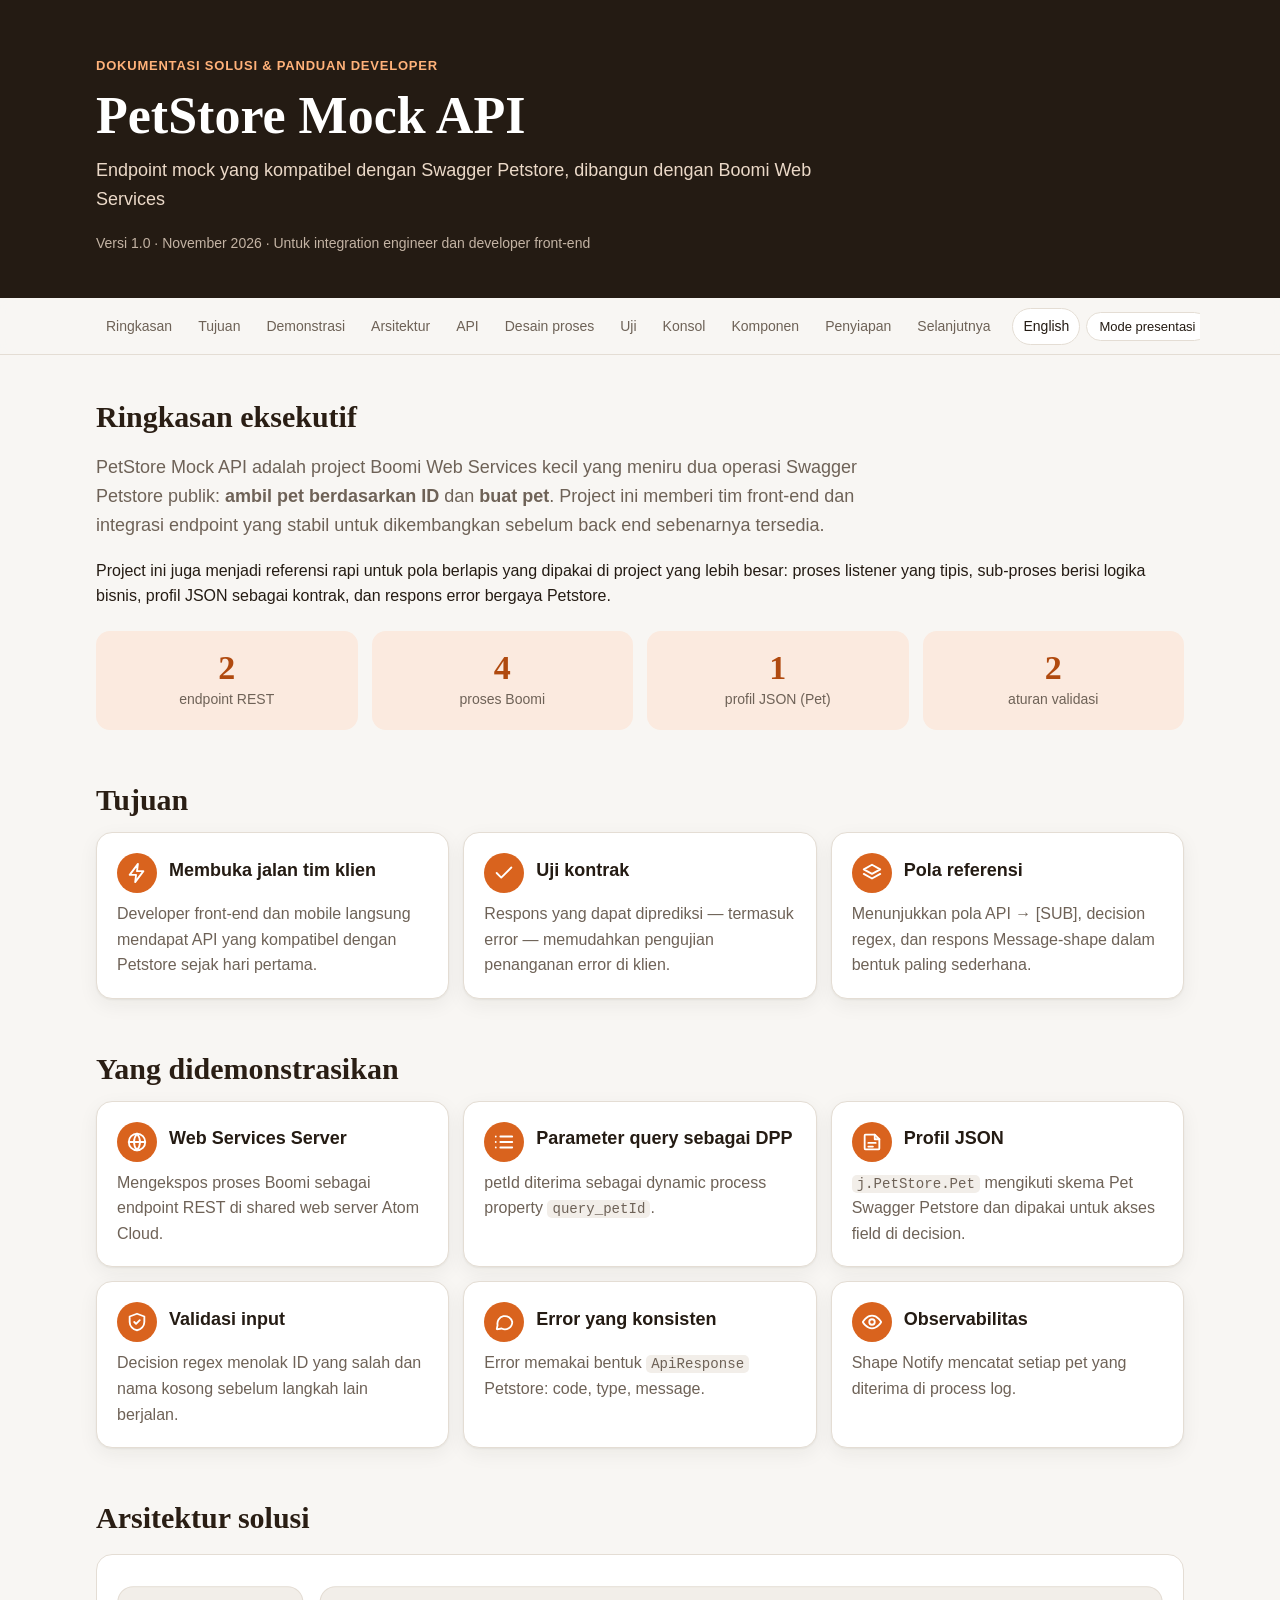
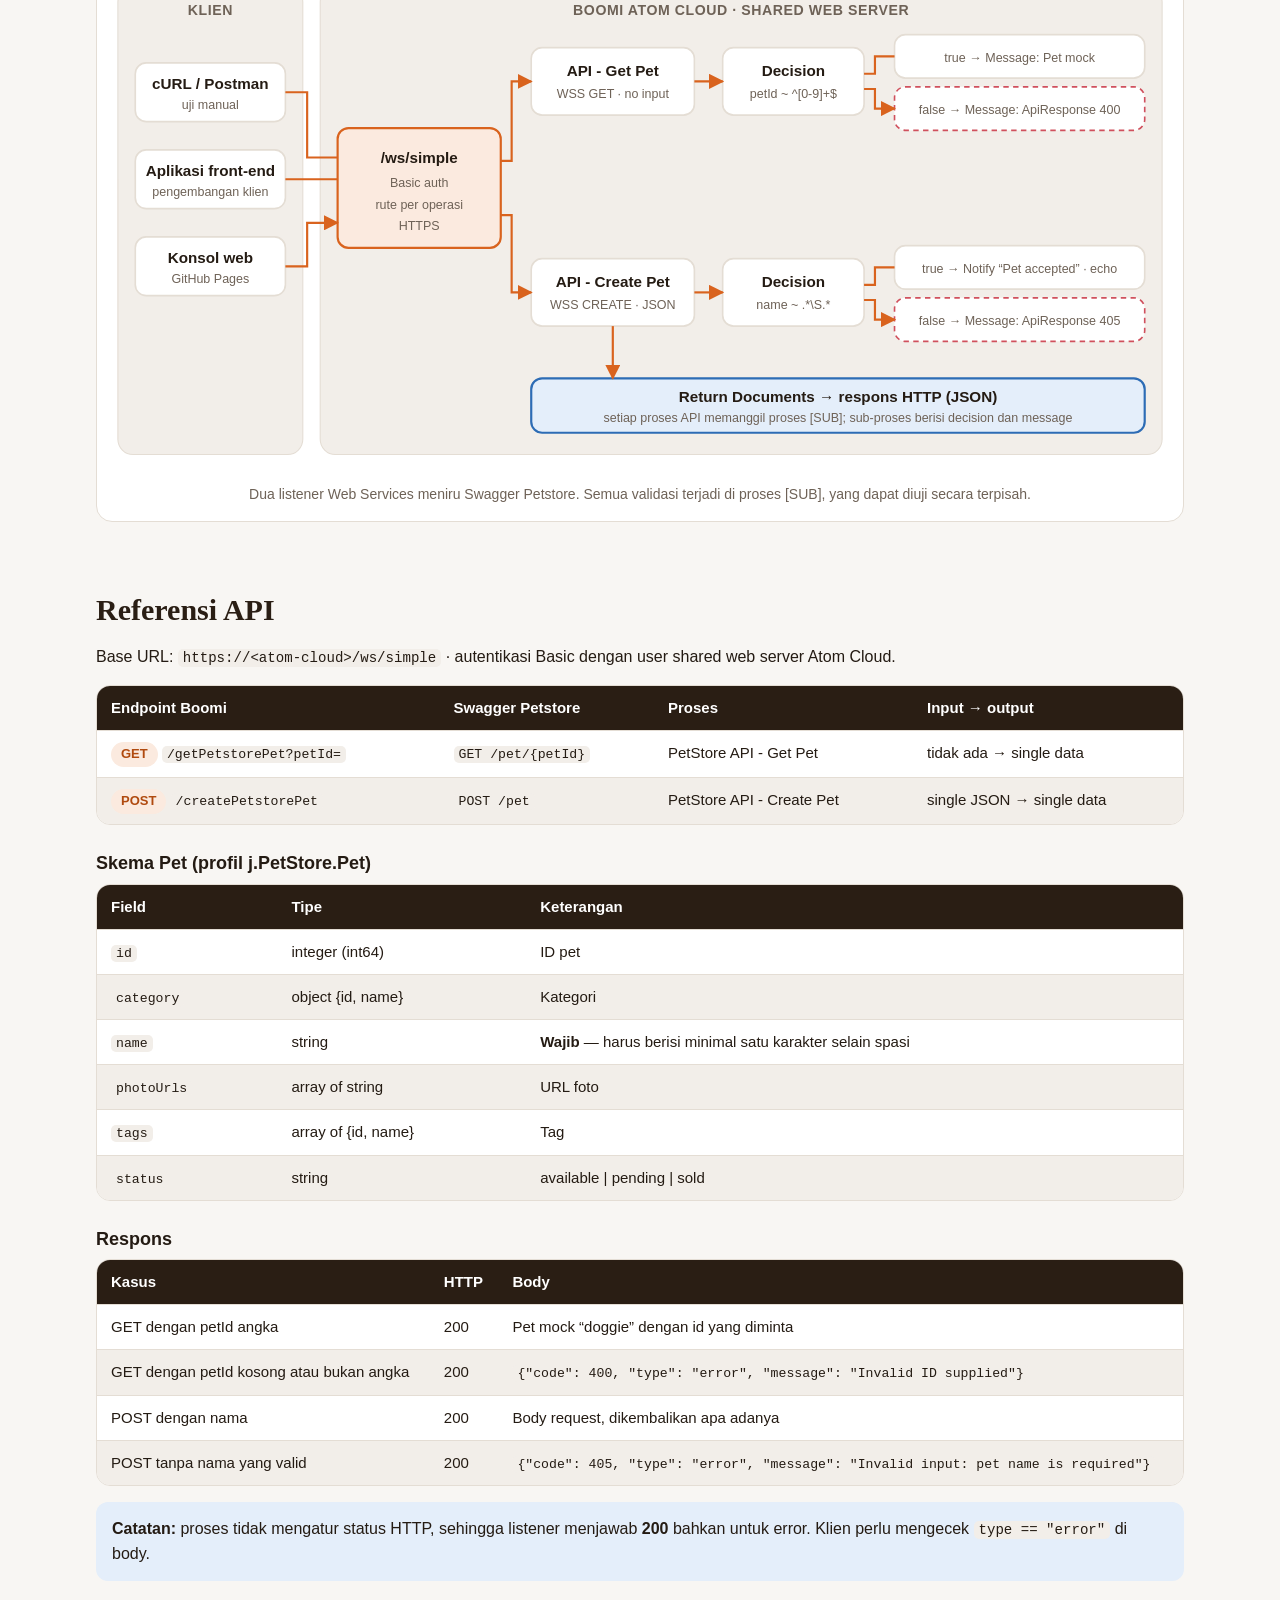
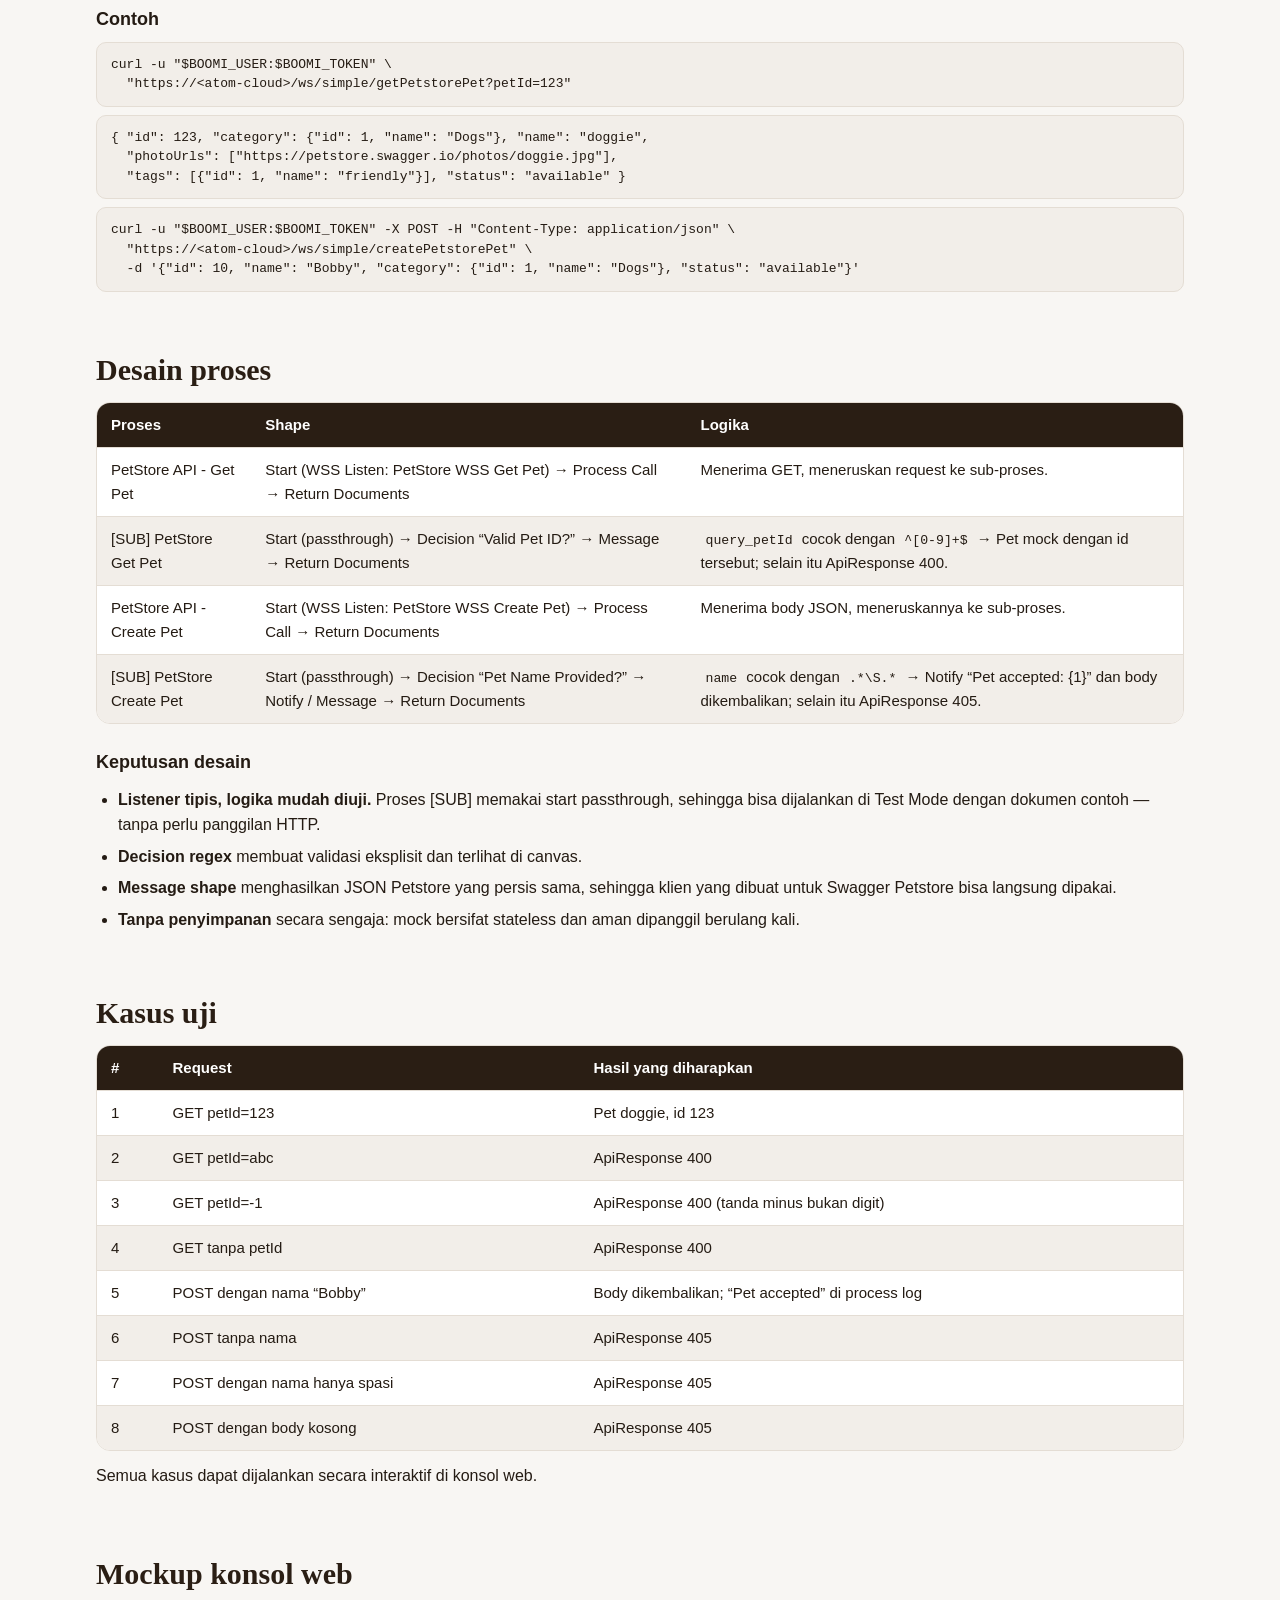
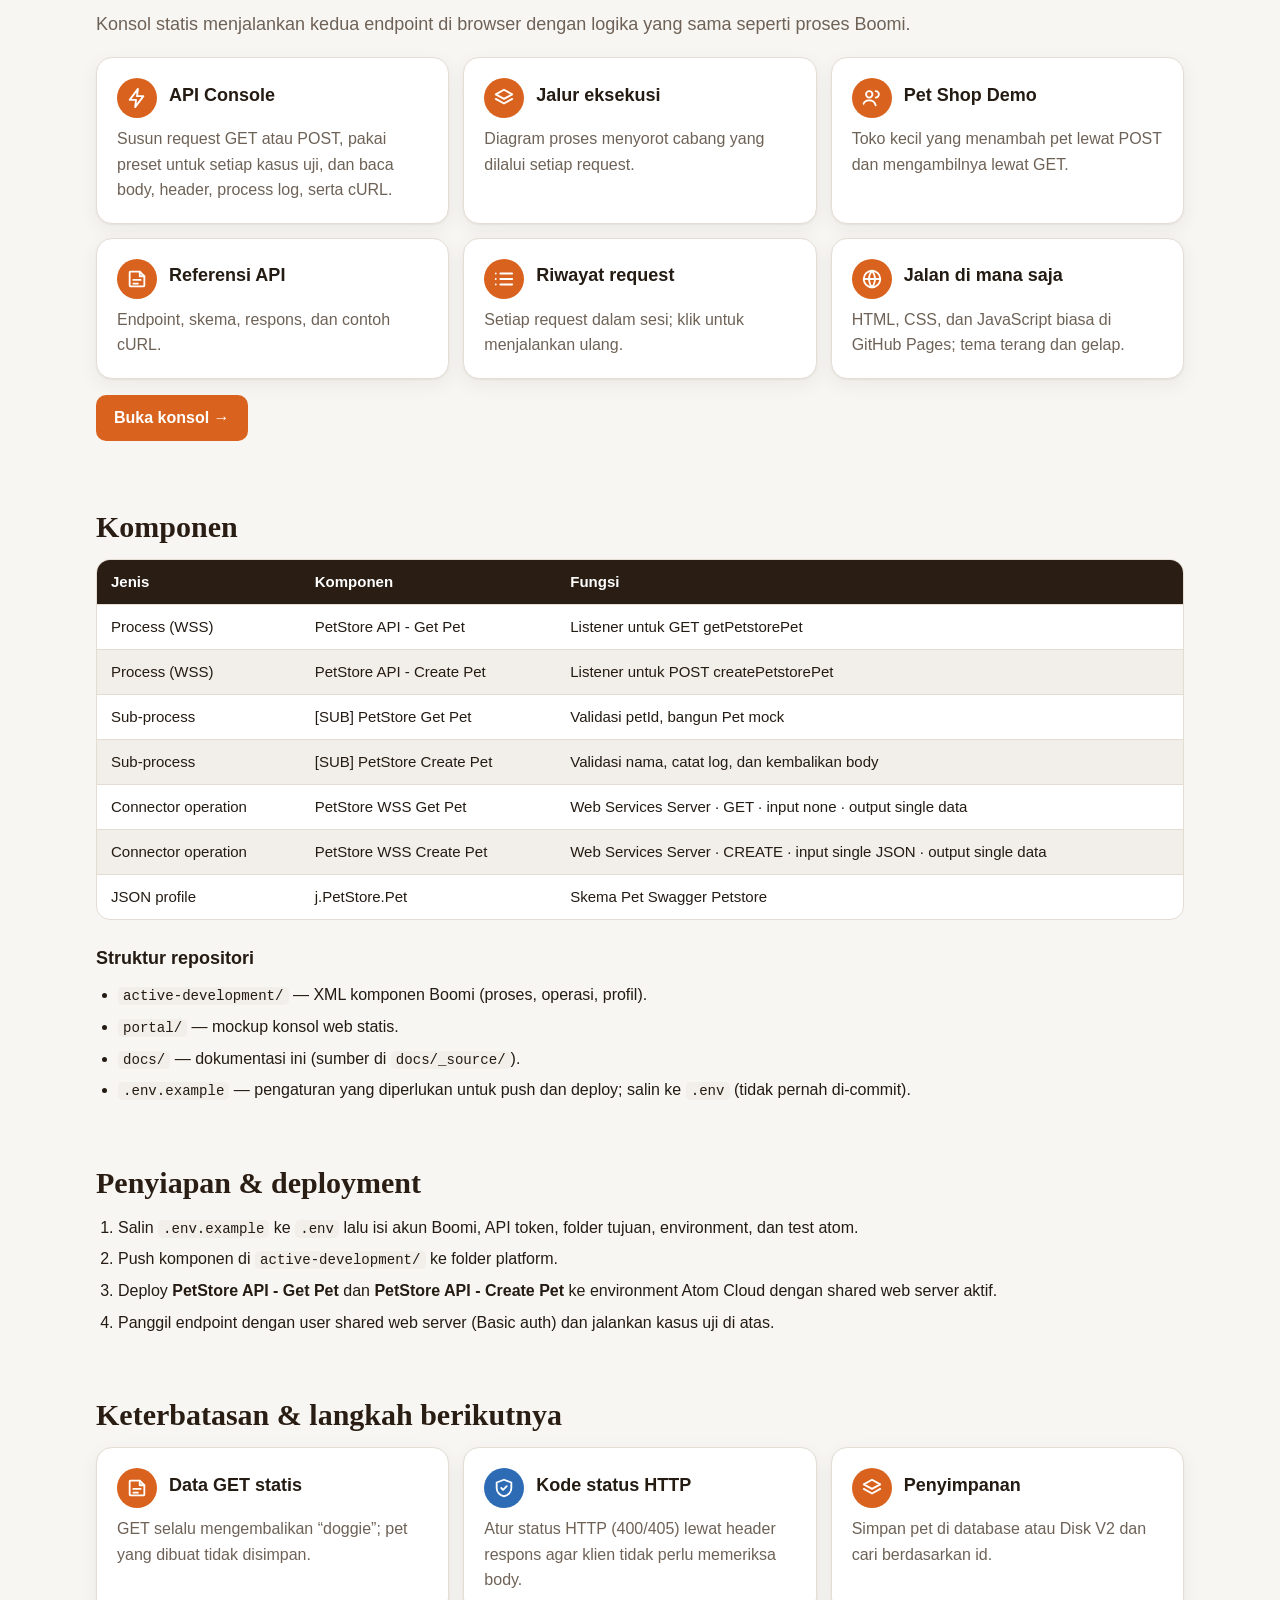
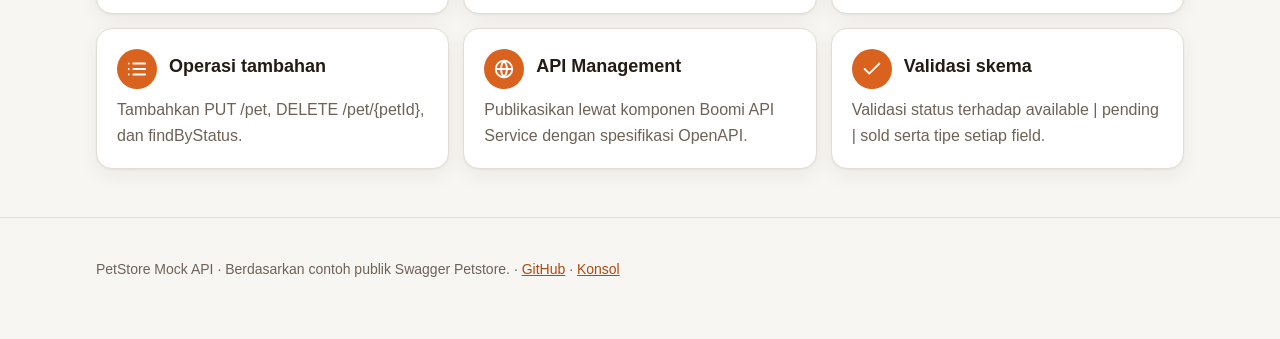
<file: docs/id/PetStore-Mock-API-Dokumentasi.html>
<!doctype html>
<html lang="id">
<head>
<meta charset="utf-8">
<meta name="viewport" content="width=device-width, initial-scale=1">
<title>PetStore Mock API</title>
<meta name="description" content="Dokumentasi solusi PetStore Mock API berbasis Boomi.">
<style>
:root{--bg:#F8F6F3;--surface:#FFFFFF;--surface2:#F2EEE9;--ink:#241B13;--muted:#6E6257;--line:#E4DDD4;
 --navy:#2A1E14;--acc:#D9631E;--acc-ink:#B04A0F;--acc-tint:#FBEADF;--amber:#2D6CB5;--amber-tint:#E4EEFA;--hero:#241B13;--hero-ink:#EBD9C8;--eyebrow:#FFB27A;
 --shadow:0 1px 2px rgba(36,27,19,.06),0 6px 20px rgba(36,27,19,.06)}
@media (prefers-color-scheme: dark){:root:not([data-theme="light"]){--bg:#14100C;--surface:#1E1812;--surface2:#29211A;--ink:#F3ECE4;--muted:#B3A595;
 --line:#3A2F25;--navy:#F6E3D2;--acc:#F07A33;--acc-ink:#FFA463;--acc-tint:#3A2516;--amber:#7FB2F0;--amber-tint:#132E52;--hero:#0F0C09;--shadow:none}}
:root[data-theme="dark"]{--bg:#14100C;--surface:#1E1812;--surface2:#29211A;--ink:#F3ECE4;--muted:#B3A595;--line:#3A2F25;--navy:#F6E3D2;
 --acc:#F07A33;--acc-ink:#FFA463;--acc-tint:#3A2516;--amber:#7FB2F0;--amber-tint:#132E52;--hero:#0F0C09;--shadow:none}
th{background:#2A1E14!important}
pre.cmd{background:var(--surface2);border:1px solid var(--line);border-radius:10px;padding:12px 14px;overflow:auto;font:13px/1.5 ui-monospace,SFMono-Regular,Menlo,Consolas,monospace;margin:8px 0}

*{box-sizing:border-box}html{scroll-behavior:smooth}
body{margin:0;background:var(--bg);color:var(--ink);font:16px/1.6 "Segoe UI",Calibri,Arial,sans-serif}
a{color:var(--acc-ink)}code{font-family:ui-monospace,SFMono-Regular,Menlo,Consolas,monospace;font-size:.88em;background:var(--surface2);padding:1px 5px;border-radius:5px}
.wrap{max-width:1120px;margin:0 auto;padding:0 16px}
header.hero{background:var(--hero);color:#fff;padding:56px 0 44px}
.hero .eyebrow{color:var(--eyebrow);font-weight:600;letter-spacing:.06em;text-transform:uppercase;font-size:13px}
.hero h1{font:700 clamp(32px,5vw,52px)/1.1 Cambria,Georgia,serif;margin:10px 0 12px}
.hero p{color:var(--hero-ink);max-width:760px;margin:0;font-size:18px}
.hero .meta{margin-top:18px;color:var(--hero-ink);opacity:.8;font-size:14px}
nav.toc{position:sticky;top:0;z-index:5;background:color-mix(in srgb,var(--bg) 88%,transparent);backdrop-filter:blur(8px);border-bottom:1px solid var(--line)}
nav.toc .wrap{display:flex;gap:6px;overflow-x:auto;padding-top:10px;padding-bottom:10px;align-items:center}
nav.toc a{white-space:nowrap;text-decoration:none;color:var(--muted);font-size:14px;padding:6px 10px;border-radius:999px}
nav.toc a:hover{background:var(--surface2);color:var(--ink)}
nav.toc .spacer{flex:1}
.tgl{border:1px solid var(--line);background:var(--surface);color:var(--ink);border-radius:999px;padding:6px 12px;font-size:13px;cursor:pointer;white-space:nowrap;text-decoration:none}
a.tgl{color:var(--ink)!important}
section{padding:44px 0 8px;scroll-margin-top:56px}
h2{font:700 30px/1.2 Cambria,Georgia,serif;color:var(--navy);margin:0 0 14px}
h3{font-size:18px;margin:0 0 6px;color:var(--ink)}
.lead{font-size:18px;color:var(--muted);max-width:820px}
.stats{display:grid;grid-template-columns:repeat(4,1fr);gap:14px;margin-top:22px}
.stat{background:var(--acc-tint);border-radius:14px;padding:18px;text-align:center}
.stat b{display:block;font:700 34px/1.1 Cambria,Georgia,serif;color:var(--acc-ink)}
.stat span{color:var(--muted);font-size:14px}
.grid{display:grid;gap:14px}.g2{grid-template-columns:repeat(2,1fr)}.g3{grid-template-columns:repeat(3,1fr)}
.card{background:var(--surface);border:1px solid var(--line);border-radius:16px;padding:20px;box-shadow:var(--shadow)}
.card p{margin:0;color:var(--muted)}
.ihead{display:flex;gap:12px;align-items:center;margin-bottom:8px}
.ico{width:40px;height:40px;flex:none;padding:9px;border-radius:50%;background:var(--acc);stroke:#fff;fill:none;stroke-width:2;stroke-linecap:round;stroke-linejoin:round}
.amber .ico{background:var(--amber)}
figure{margin:18px 0;background:var(--surface);border:1px solid var(--line);border-radius:16px;padding:10px;overflow:auto}
figure svg{display:block;width:100%;height:auto;min-width:720px;font-family:"Segoe UI",Calibri,Arial,sans-serif}
figcaption{color:var(--muted);font-size:14px;text-align:center;padding:6px}
svg .lane rect{fill:var(--surface2);stroke:var(--line)}svg .lt{fill:var(--muted);font-size:13px;font-weight:700;text-anchor:middle;letter-spacing:.04em;text-transform:uppercase}
svg .bx rect{fill:var(--surface);stroke:var(--line);stroke-width:1.5}svg .bx text{fill:var(--ink);font-size:14px;font-weight:600;text-anchor:middle}
svg .bx text.sm{fill:var(--muted);font-size:11.5px;font-weight:400}
svg .bx.hl rect{stroke:var(--acc);stroke-width:2;fill:var(--acc-tint)}svg .bx.amb rect{stroke:var(--amber);stroke-width:2;fill:var(--amber-tint)}
svg .bx.err rect{stroke:#D0505D;stroke-width:1.5;stroke-dasharray:5 4}
svg .ln path{fill:none;stroke:var(--acc);stroke-width:2}svg .mk{fill:var(--acc)}
ul.clean,ol.clean{padding-left:22px;margin:10px 0}ul.clean li,ol.clean li{margin:6px 0}
.note{background:var(--amber-tint);border-radius:12px;padding:14px 16px;color:var(--ink)}
.tbl{overflow-x:auto;border:1px solid var(--line);border-radius:14px;background:var(--surface)}
table{border-collapse:collapse;width:100%;min-width:620px;font-size:15px}
th{background:var(--navy-th,#141B3C);color:#fff;text-align:left;padding:10px 14px;font-weight:600}
td{padding:10px 14px;border-top:1px solid var(--line);vertical-align:top}
tbody tr:nth-child(even) td{background:var(--surface2)}
.pill{display:inline-block;background:var(--acc-tint);color:var(--acc-ink);font-weight:700;border-radius:999px;padding:2px 10px;font-size:13px}
.q{font-weight:700;color:var(--navy);margin:0 0 6px!important;font-size:17px}
.starter{display:flex;gap:16px;align-items:flex-start}.starter p{margin:0 0 6px}
.snum{flex:none;width:40px;height:40px;border-radius:50%;background:var(--acc);color:#fff;font:700 18px/40px Cambria,Georgia,serif;text-align:center}
.snum.amber{background:var(--amber)}
.outcome{color:var(--acc-ink)!important;font-weight:600;margin-top:8px!important}
.uc h3{font-size:19px;margin-bottom:6px}.uc .meta{font-size:14px;margin:0 0 10px}
.ba{display:grid;grid-template-columns:1fr 1fr;gap:12px}.ba div{border-radius:12px;padding:12px 14px;font-size:15px;color:var(--ink)}
.ba span{display:block;font-weight:700;font-size:12px;letter-spacing:.06em;text-transform:uppercase;margin-bottom:4px}
.before{background:var(--surface2)}.before span{color:var(--muted)}.after{background:var(--acc-tint)}.after span{color:var(--acc-ink)}
a.btn{display:inline-block;background:var(--acc);color:#fff;text-decoration:none;font-weight:600;padding:10px 18px;border-radius:10px}
footer{padding:40px 0 60px;color:var(--muted);font-size:14px;border-top:1px solid var(--line);margin-top:40px}
body.present nav.toc{display:none}
body.present section,body.present header.hero{min-height:100vh;display:flex;flex-direction:column;justify-content:center}
body.present section{border-top:1px solid var(--line)}
@media (max-width:820px){.stats{grid-template-columns:repeat(2,1fr)}.g2,.g3{grid-template-columns:1fr}.ba{grid-template-columns:1fr}h2{font-size:26px}}
@media print{nav.toc,.tgl{display:none}section{break-inside:avoid}body{background:#fff}}
</style>
</head>
<body>
<header class="hero"><div class="wrap">
  <div class="eyebrow">Dokumentasi Solusi &amp; Panduan Developer</div>
  <h1>PetStore Mock API</h1>
  <p>Endpoint mock yang kompatibel dengan Swagger Petstore, dibangun dengan Boomi Web Services</p>
  <div class="meta">Versi 1.0 · November 2026 · Untuk integration engineer dan developer front-end</div>
</div></header>
<nav class="toc" aria-label="Contents"><div class="wrap"><a href="#summary">Ringkasan</a><a href="#background">Tujuan</a><a href="#value">Demonstrasi</a><a href="#architecture">Arsitektur</a><a href="#api">API</a><a href="#design">Desain proses</a><a href="#testing">Uji</a><a href="#portal">Konsol</a><a href="#components">Komponen</a><a href="#operate">Penyiapan</a><a href="#next">Selanjutnya</a><span class="spacer"></span>
  <a class="tgl" href="../PetStore-Mock-API-Documentation.html" hreflang="en">English</a>
  <button class="tgl" id="present" title="One section per screen (F = full screen)">Mode presentasi</button>
  <button class="tgl" id="theme">Tema</button>
</div></nav>
<main class="wrap">
<section id="summary"><h2>Ringkasan eksekutif</h2><p class="lead">PetStore Mock API adalah project Boomi Web Services kecil yang meniru dua operasi Swagger Petstore publik: <b>ambil pet berdasarkan ID</b> dan <b>buat pet</b>. Project ini memberi tim front-end dan integrasi endpoint yang stabil untuk dikembangkan sebelum back end sebenarnya tersedia.</p><p>Project ini juga menjadi referensi rapi untuk pola berlapis yang dipakai di project yang lebih besar: proses listener yang tipis, sub-proses berisi logika bisnis, profil JSON sebagai kontrak, dan respons error bergaya Petstore.</p><div class="stats"><div class="stat"><b>2</b><span>endpoint REST</span></div><div class="stat"><b>4</b><span>proses Boomi</span></div><div class="stat"><b>1</b><span>profil JSON (Pet)</span></div><div class="stat"><b>2</b><span>aturan validasi</span></div></div></section><section id="background"><h2>Tujuan</h2><div class="grid g3"><div class="card"><div class="ihead"><svg class="ico" viewBox="0 0 24 24"><path d="M13 2 4 14h7l-1 8 9-12h-7z"/></svg><h3>Membuka jalan tim klien</h3></div><p>Developer front-end dan mobile langsung mendapat API yang kompatibel dengan Petstore sejak hari pertama.</p></div><div class="card"><div class="ihead"><svg class="ico" viewBox="0 0 24 24"><path d="M20 6 9 17l-5-5"/></svg><h3>Uji kontrak</h3></div><p>Respons yang dapat diprediksi — termasuk error — memudahkan pengujian penanganan error di klien.</p></div><div class="card"><div class="ihead"><svg class="ico" viewBox="0 0 24 24"><path d="m12 3 9 5-9 5-9-5z"/><path d="m3 13 9 5 9-5"/></svg><h3>Pola referensi</h3></div><p>Menunjukkan pola API → [SUB], decision regex, dan respons Message-shape dalam bentuk paling sederhana.</p></div></div></section><section id="value"><h2>Yang didemonstrasikan</h2><div class="grid g3"><div class="card"><div class="ihead"><svg class="ico" viewBox="0 0 24 24"><circle cx="12" cy="12" r="9"/><path d="M3 12h18M12 3a14 14 0 0 1 0 18M12 3a14 14 0 0 0 0 18"/></svg><h3>Web Services Server</h3></div><p>Mengekspos proses Boomi sebagai endpoint REST di shared web server Atom Cloud.</p></div><div class="card"><div class="ihead"><svg class="ico" viewBox="0 0 24 24"><path d="M8 6h13M8 12h13M8 18h13M3 6h.01M3 12h.01M3 18h.01"/></svg><h3>Parameter query sebagai DPP</h3></div><p>petId diterima sebagai dynamic process property <code>query_petId</code>.</p></div><div class="card"><div class="ihead"><svg class="ico" viewBox="0 0 24 24"><path d="M4 4h11l5 5v11H4z"/><path d="M15 4v5h5M8 13h8M8 17h5"/></svg><h3>Profil JSON</h3></div><p><code>j.PetStore.Pet</code> mengikuti skema Pet Swagger Petstore dan dipakai untuk akses field di decision.</p></div><div class="card"><div class="ihead"><svg class="ico" viewBox="0 0 24 24"><path d="M12 3l8 3v6c0 4.5-3.4 8.3-8 9-4.6-.7-8-4.5-8-9V6z"/><path d="M9 12l2 2 4-4"/></svg><h3>Validasi input</h3></div><p>Decision regex menolak ID yang salah dan nama kosong sebelum langkah lain berjalan.</p></div><div class="card"><div class="ihead"><svg class="ico" viewBox="0 0 24 24"><path d="M21 12a8 8 0 0 1-11.6 7.1L4 20l1-4.6A8 8 0 1 1 21 12z"/></svg><h3>Error yang konsisten</h3></div><p>Error memakai bentuk <code>ApiResponse</code> Petstore: code, type, message.</p></div><div class="card"><div class="ihead"><svg class="ico" viewBox="0 0 24 24"><path d="M2 12s3.6-7 10-7 10 7 10 7-3.6 7-10 7S2 12 2 12z"/><circle cx="12" cy="12" r="3"/></svg><h3>Observabilitas</h3></div><p>Shape Notify mencatat setiap pet yang diterima di process log.</p></div></div></section><section id="architecture"><h2>Arsitektur solusi</h2><figure><svg viewBox="0 0 980 470" role="img" aria-label="Arsitektur solusi">
<defs><marker id="ar" viewBox="0 0 10 10" refX="9" refY="5" markerWidth="7" markerHeight="7" orient="auto-start-reverse"><path d="M0 0 10 5 0 10z" class="mk"/></marker></defs>
<g class="lane"><rect x="10" y="20" width="170" height="430" rx="14"/><text x="95" y="46" class="lt">Klien</text></g>
<g class="lane"><rect x="196" y="20" width="774" height="430" rx="14"/><text x="583" y="46" class="lt">Boomi Atom Cloud · shared web server</text></g>
<g class="bx"><rect x="26" y="90" width="138" height="54" rx="10"/><text x="95" y="114">cURL / Postman</text><text x="95" y="132" class="sm">uji manual</text></g>
<g class="bx"><rect x="26" y="170" width="138" height="54" rx="10"/><text x="95" y="194">Aplikasi front-end</text><text x="95" y="212" class="sm">pengembangan klien</text></g>
<g class="bx"><rect x="26" y="250" width="138" height="54" rx="10"/><text x="95" y="274">Konsol web</text><text x="95" y="292" class="sm">GitHub Pages</text></g>
<g class="bx hl"><rect x="212" y="150" width="150" height="110" rx="10"/><text x="287" y="182">/ws/simple</text><text x="287" y="204" class="sm">Basic auth</text><text x="287" y="224" class="sm">rute per operasi</text><text x="287" y="244" class="sm">HTTPS</text></g>
<g class="bx"><rect x="390" y="76" width="150" height="62" rx="10"/><text x="465" y="102">API - Get Pet</text><text x="465" y="122" class="sm">WSS GET · no input</text></g>
<g class="bx"><rect x="566" y="76" width="130" height="62" rx="10"/><text x="631" y="102">Decision</text><text x="631" y="122" class="sm">petId ~ ^[0-9]+$</text></g>
<g class="bx"><rect x="724" y="64" width="230" height="40" rx="10"/><text x="839" y="89" class="sm">true → Message: Pet mock</text></g>
<g class="bx err"><rect x="724" y="112" width="230" height="40" rx="10"/><text x="839" y="137" class="sm">false → Message: ApiResponse 400</text></g>
<g class="bx"><rect x="390" y="270" width="150" height="62" rx="10"/><text x="465" y="296">API - Create Pet</text><text x="465" y="316" class="sm">WSS CREATE · JSON</text></g>
<g class="bx"><rect x="566" y="270" width="130" height="62" rx="10"/><text x="631" y="296">Decision</text><text x="631" y="316" class="sm">name ~ .*\S.*</text></g>
<g class="bx"><rect x="724" y="258" width="230" height="40" rx="10"/><text x="839" y="283" class="sm">true → Notify “Pet accepted” · echo</text></g>
<g class="bx err"><rect x="724" y="306" width="230" height="40" rx="10"/><text x="839" y="331" class="sm">false → Message: ApiResponse 405</text></g>
<g class="bx amb"><rect x="390" y="380" width="564" height="50" rx="10"/><text x="672" y="402">Return Documents → respons HTTP (JSON)</text><text x="672" y="420" class="sm">setiap proses API memanggil proses [SUB]; sub-proses berisi decision dan message</text></g>
<g class="ln"><path d="M164 117h20v60h28M164 197h48M164 277h20v-40h28" marker-end="url(#ar)"/>
<path d="M362 180h10v-73h18" marker-end="url(#ar)"/><path d="M362 230h10v71h18" marker-end="url(#ar)"/>
<path d="M540 107h26" marker-end="url(#ar)"/><path d="M540 301h26" marker-end="url(#ar)"/>
<path d="M696 100h10v-16h18M696 114h10v18h18" marker-end="url(#ar)"/><path d="M696 294h10v-16h18M696 308h10v18h18" marker-end="url(#ar)"/>
<path d="M465 332v48" marker-end="url(#ar)"/></g>
</svg><figcaption>Dua listener Web Services meniru Swagger Petstore. Semua validasi terjadi di proses [SUB], yang dapat diuji secara terpisah.</figcaption></figure></section><section id="api"><h2>Referensi API</h2><p>Base URL: <code>https://&lt;atom-cloud&gt;/ws/simple</code> · autentikasi Basic dengan user shared web server Atom Cloud.</p><div class="tbl"><table><thead><tr><th>Endpoint Boomi</th><th>Swagger Petstore</th><th>Proses</th><th>Input → output</th></tr></thead><tbody><tr><td><span class="pill">GET</span> <code>/getPetstorePet?petId=</code></td><td><code>GET /pet/{petId}</code></td><td>PetStore API - Get Pet</td><td>tidak ada → single data</td></tr><tr><td><span class="pill">POST</span> <code>/createPetstorePet</code></td><td><code>POST /pet</code></td><td>PetStore API - Create Pet</td><td>single JSON → single data</td></tr></tbody></table></div><h3 style="margin-top:24px">Skema Pet (profil j.PetStore.Pet)</h3><div class="tbl"><table><thead><tr><th>Field</th><th>Tipe</th><th>Keterangan</th></tr></thead><tbody><tr><td><code>id</code></td><td>integer (int64)</td><td>ID pet</td></tr><tr><td><code>category</code></td><td>object {id, name}</td><td>Kategori</td></tr><tr><td><code>name</code></td><td>string</td><td><b>Wajib</b> — harus berisi minimal satu karakter selain spasi</td></tr><tr><td><code>photoUrls</code></td><td>array of string</td><td>URL foto</td></tr><tr><td><code>tags</code></td><td>array of {id, name}</td><td>Tag</td></tr><tr><td><code>status</code></td><td>string</td><td>available | pending | sold</td></tr></tbody></table></div><h3 style="margin-top:24px">Respons</h3><div class="tbl"><table><thead><tr><th>Kasus</th><th>HTTP</th><th>Body</th></tr></thead><tbody><tr><td>GET dengan petId angka</td><td>200</td><td>Pet mock “doggie” dengan id yang diminta</td></tr><tr><td>GET dengan petId kosong atau bukan angka</td><td>200</td><td><code>{"code": 400, "type": "error", "message": "Invalid ID supplied"}</code></td></tr><tr><td>POST dengan nama</td><td>200</td><td>Body request, dikembalikan apa adanya</td></tr><tr><td>POST tanpa nama yang valid</td><td>200</td><td><code>{"code": 405, "type": "error", "message": "Invalid input: pet name is required"}</code></td></tr></tbody></table></div><div class="note" style="margin-top:16px"><b>Catatan:</b> proses tidak mengatur status HTTP, sehingga listener menjawab <b>200</b> bahkan untuk error. Klien perlu mengecek <code>type == &quot;error&quot;</code> di body.</div><h3 style="margin-top:24px">Contoh</h3><pre class="cmd">curl -u "$BOOMI_USER:$BOOMI_TOKEN" \
  "https://&lt;atom-cloud&gt;/ws/simple/getPetstorePet?petId=123"</pre><pre class="cmd">{ "id": 123, "category": {"id": 1, "name": "Dogs"}, "name": "doggie",
  "photoUrls": ["https://petstore.swagger.io/photos/doggie.jpg"],
  "tags": [{"id": 1, "name": "friendly"}], "status": "available" }</pre><pre class="cmd">curl -u "$BOOMI_USER:$BOOMI_TOKEN" -X POST -H "Content-Type: application/json" \
  "https://&lt;atom-cloud&gt;/ws/simple/createPetstorePet" \
  -d '{"id": 10, "name": "Bobby", "category": {"id": 1, "name": "Dogs"}, "status": "available"}'</pre></section><section id="design"><h2>Desain proses</h2><div class="tbl"><table><thead><tr><th>Proses</th><th>Shape</th><th>Logika</th></tr></thead><tbody><tr><td>PetStore API - Get Pet</td><td>Start (WSS Listen: PetStore WSS Get Pet) → Process Call → Return Documents</td><td>Menerima GET, meneruskan request ke sub-proses.</td></tr><tr><td>[SUB] PetStore Get Pet</td><td>Start (passthrough) → Decision “Valid Pet ID?” → Message → Return Documents</td><td><code>query_petId</code> cocok dengan <code>^[0-9]+$</code> → Pet mock dengan id tersebut; selain itu ApiResponse 400.</td></tr><tr><td>PetStore API - Create Pet</td><td>Start (WSS Listen: PetStore WSS Create Pet) → Process Call → Return Documents</td><td>Menerima body JSON, meneruskannya ke sub-proses.</td></tr><tr><td>[SUB] PetStore Create Pet</td><td>Start (passthrough) → Decision “Pet Name Provided?” → Notify / Message → Return Documents</td><td><code>name</code> cocok dengan <code>.*\S.*</code> → Notify “Pet accepted: {1}” dan body dikembalikan; selain itu ApiResponse 405.</td></tr></tbody></table></div><h3 style="margin-top:24px">Keputusan desain</h3><ul class="clean"><li><b>Listener tipis, logika mudah diuji.</b> Proses [SUB] memakai start passthrough, sehingga bisa dijalankan di Test Mode dengan dokumen contoh — tanpa perlu panggilan HTTP.</li><li><b>Decision regex</b> membuat validasi eksplisit dan terlihat di canvas.</li><li><b>Message shape</b> menghasilkan JSON Petstore yang persis sama, sehingga klien yang dibuat untuk Swagger Petstore bisa langsung dipakai.</li><li><b>Tanpa penyimpanan</b> secara sengaja: mock bersifat stateless dan aman dipanggil berulang kali.</li></ul></section><section id="testing"><h2>Kasus uji</h2><div class="tbl"><table><thead><tr><th>#</th><th>Request</th><th>Hasil yang diharapkan</th></tr></thead><tbody><tr><td>1</td><td>GET petId=123</td><td>Pet doggie, id 123</td></tr><tr><td>2</td><td>GET petId=abc</td><td>ApiResponse 400</td></tr><tr><td>3</td><td>GET petId=-1</td><td>ApiResponse 400 (tanda minus bukan digit)</td></tr><tr><td>4</td><td>GET tanpa petId</td><td>ApiResponse 400</td></tr><tr><td>5</td><td>POST dengan nama “Bobby”</td><td>Body dikembalikan; “Pet accepted” di process log</td></tr><tr><td>6</td><td>POST tanpa nama</td><td>ApiResponse 405</td></tr><tr><td>7</td><td>POST dengan nama hanya spasi</td><td>ApiResponse 405</td></tr><tr><td>8</td><td>POST dengan body kosong</td><td>ApiResponse 405</td></tr></tbody></table></div><p style="margin-top:12px">Semua kasus dapat dijalankan secara interaktif di konsol web.</p></section><section id="portal"><h2>Mockup konsol web</h2><p class="lead">Konsol statis menjalankan kedua endpoint di browser dengan logika yang sama seperti proses Boomi.</p><div class="grid g3"><div class="card"><div class="ihead"><svg class="ico" viewBox="0 0 24 24"><path d="M13 2 4 14h7l-1 8 9-12h-7z"/></svg><h3>API Console</h3></div><p>Susun request GET atau POST, pakai preset untuk setiap kasus uji, dan baca body, header, process log, serta cURL.</p></div><div class="card"><div class="ihead"><svg class="ico" viewBox="0 0 24 24"><path d="m12 3 9 5-9 5-9-5z"/><path d="m3 13 9 5 9-5"/></svg><h3>Jalur eksekusi</h3></div><p>Diagram proses menyorot cabang yang dilalui setiap request.</p></div><div class="card"><div class="ihead"><svg class="ico" viewBox="0 0 24 24"><circle cx="9" cy="8" r="3.5"/><path d="M2 20c.8-3.5 3.6-5.5 7-5.5s6.2 2 7 5.5"/><path d="M16 4.5a3.5 3.5 0 0 1 0 7"/></svg><h3>Pet Shop Demo</h3></div><p>Toko kecil yang menambah pet lewat POST dan mengambilnya lewat GET.</p></div><div class="card"><div class="ihead"><svg class="ico" viewBox="0 0 24 24"><path d="M4 4h11l5 5v11H4z"/><path d="M15 4v5h5M8 13h8M8 17h5"/></svg><h3>Referensi API</h3></div><p>Endpoint, skema, respons, dan contoh cURL.</p></div><div class="card"><div class="ihead"><svg class="ico" viewBox="0 0 24 24"><path d="M8 6h13M8 12h13M8 18h13M3 6h.01M3 12h.01M3 18h.01"/></svg><h3>Riwayat request</h3></div><p>Setiap request dalam sesi; klik untuk menjalankan ulang.</p></div><div class="card"><div class="ihead"><svg class="ico" viewBox="0 0 24 24"><circle cx="12" cy="12" r="9"/><path d="M3 12h18M12 3a14 14 0 0 1 0 18M12 3a14 14 0 0 0 0 18"/></svg><h3>Jalan di mana saja</h3></div><p>HTML, CSS, dan JavaScript biasa di GitHub Pages; tema terang dan gelap.</p></div></div><p style="margin-top:16px"><a class="btn" href="https://diimasogan.github.io/PetStore-MockAPI/portal/">Buka konsol →</a></p></section><section id="components"><h2>Komponen</h2><div class="tbl"><table><thead><tr><th>Jenis</th><th>Komponen</th><th>Fungsi</th></tr></thead><tbody><tr><td>Process (WSS)</td><td>PetStore API - Get Pet</td><td>Listener untuk GET getPetstorePet</td></tr><tr><td>Process (WSS)</td><td>PetStore API - Create Pet</td><td>Listener untuk POST createPetstorePet</td></tr><tr><td>Sub-process</td><td>[SUB] PetStore Get Pet</td><td>Validasi petId, bangun Pet mock</td></tr><tr><td>Sub-process</td><td>[SUB] PetStore Create Pet</td><td>Validasi nama, catat log, dan kembalikan body</td></tr><tr><td>Connector operation</td><td>PetStore WSS Get Pet</td><td>Web Services Server · GET · input none · output single data</td></tr><tr><td>Connector operation</td><td>PetStore WSS Create Pet</td><td>Web Services Server · CREATE · input single JSON · output single data</td></tr><tr><td>JSON profile</td><td>j.PetStore.Pet</td><td>Skema Pet Swagger Petstore</td></tr></tbody></table></div><h3 style="margin-top:24px">Struktur repositori</h3><ul class="clean"><li><code>active-development/</code> — XML komponen Boomi (proses, operasi, profil).</li><li><code>portal/</code> — mockup konsol web statis.</li><li><code>docs/</code> — dokumentasi ini (sumber di <code>docs/_source/</code>).</li><li><code>.env.example</code> — pengaturan yang diperlukan untuk push dan deploy; salin ke <code>.env</code> (tidak pernah di-commit).</li></ul></section><section id="operate"><h2>Penyiapan & deployment</h2><ol class="clean"><li>Salin <code>.env.example</code> ke <code>.env</code> lalu isi akun Boomi, API token, folder tujuan, environment, dan test atom.</li><li>Push komponen di <code>active-development/</code> ke folder platform.</li><li>Deploy <b>PetStore API - Get Pet</b> dan <b>PetStore API - Create Pet</b> ke environment Atom Cloud dengan shared web server aktif.</li><li>Panggil endpoint dengan user shared web server (Basic auth) dan jalankan kasus uji di atas.</li></ol></section><section id="next"><h2>Keterbatasan & langkah berikutnya</h2><div class="grid g3"><div class="card"><div class="ihead"><svg class="ico" viewBox="0 0 24 24"><path d="M4 4h11l5 5v11H4z"/><path d="M15 4v5h5M8 13h8M8 17h5"/></svg><h3>Data GET statis</h3></div><p>GET selalu mengembalikan “doggie”; pet yang dibuat tidak disimpan.</p></div><div class="card amber"><div class="ihead"><svg class="ico" viewBox="0 0 24 24"><path d="M12 3l8 3v6c0 4.5-3.4 8.3-8 9-4.6-.7-8-4.5-8-9V6z"/><path d="M9 12l2 2 4-4"/></svg><h3>Kode status HTTP</h3></div><p>Atur status HTTP (400/405) lewat header respons agar klien tidak perlu memeriksa body.</p></div><div class="card"><div class="ihead"><svg class="ico" viewBox="0 0 24 24"><path d="m12 3 9 5-9 5-9-5z"/><path d="m3 13 9 5 9-5"/></svg><h3>Penyimpanan</h3></div><p>Simpan pet di database atau Disk V2 dan cari berdasarkan id.</p></div><div class="card"><div class="ihead"><svg class="ico" viewBox="0 0 24 24"><path d="M8 6h13M8 12h13M8 18h13M3 6h.01M3 12h.01M3 18h.01"/></svg><h3>Operasi tambahan</h3></div><p>Tambahkan PUT /pet, DELETE /pet/{petId}, dan findByStatus.</p></div><div class="card"><div class="ihead"><svg class="ico" viewBox="0 0 24 24"><circle cx="12" cy="12" r="9"/><path d="M3 12h18M12 3a14 14 0 0 1 0 18M12 3a14 14 0 0 0 0 18"/></svg><h3>API Management</h3></div><p>Publikasikan lewat komponen Boomi API Service dengan spesifikasi OpenAPI.</p></div><div class="card"><div class="ihead"><svg class="ico" viewBox="0 0 24 24"><path d="M20 6 9 17l-5-5"/></svg><h3>Validasi skema</h3></div><p>Validasi status terhadap available | pending | sold serta tipe setiap field.</p></div></div></section>
</main>
<footer><div class="wrap">PetStore Mock API · Berdasarkan contoh publik Swagger Petstore. · <a href="https://github.com/diimasogan/PetStore-MockAPI">GitHub</a> · <a href="https://diimasogan.github.io/PetStore-MockAPI/portal/">Konsol</a></div></footer>
<script>
(function(){var r=document.documentElement,k='doc-theme';
function set(t){if(t)r.setAttribute('data-theme',t);else r.removeAttribute('data-theme');try{localStorage.setItem(k,t)}catch(e){}}
try{var t=localStorage.getItem(k);if(t)r.setAttribute('data-theme',t)}catch(e){}
document.getElementById('theme').onclick=function(){var c=r.getAttribute('data-theme');set(c==='dark'?'light':c==='light'?'':'dark')};
document.getElementById('present').onclick=function(){document.body.classList.toggle('present')};
document.addEventListener('keydown',function(e){if(e.key==='f'&&document.body.classList.contains('present')){document.fullscreenElement?document.exitFullscreen():document.documentElement.requestFullscreen&&document.documentElement.requestFullscreen()}});
})();
</script>
</body>
</html>
</file>
<file: portal/style.css>
:root{
  --navy:#1E1813; --accent:#D9631E; --accent-ink:#B04A0F; --accent-soft:rgba(217,99,30,.13);
  --bg:#F7F5F2; --surface:#FFFFFF; --surface-2:#F1EDE8; --line:#E3DDD5;
  --ink:#231A12; --muted:#6E6257; --side:#1E1813; --side-ink:#F3ECE4; --side-muted:#B3A595; --side-line:#3A2F25;
  --user:#1E1813; --user-ink:#FFFFFF; --bot:#FFFFFF;
  --ok:#1E8E5A; --ok-bg:#E3F5EC; --warn:#B26A00; --warn-bg:#FFF2DB; --crit:#C62C3B; --crit-bg:#FDE6E8; --info:#2D6CB5; --info-bg:#E4EEFA;
  --radius:12px; --shadow:0 1px 2px rgba(17,26,58,.06),0 4px 16px rgba(17,26,58,.06);
  --mono:ui-monospace,SFMono-Regular,Menlo,Consolas,monospace;
  color-scheme:light;
}
@media (prefers-color-scheme:dark){:root:not([data-theme="light"]){
  --bg:#15110D; --surface:#1F1913; --surface-2:#2A221A; --line:#3B3026; --ink:#F3ECE4; --muted:#B3A595;
  --side:#0F0C09; --side-line:#2E251D; --user:#D9631E; --user-ink:#FFFFFF; --bot:#1F1913; --accent-ink:#FFA463; --accent-soft:rgba(255,150,80,.16);
  --ok:#4CC98C; --ok-bg:#0E3326; --warn:#F2B451; --warn-bg:#3A2A0C; --crit:#FF7A86; --crit-bg:#41161C; --info:#7FB2F0; --info-bg:#132E52;
  --shadow:0 1px 2px rgba(0,0,0,.3),0 4px 16px rgba(0,0,0,.25); color-scheme:dark;}}
:root[data-theme="dark"]{
  --bg:#15110D; --surface:#1F1913; --surface-2:#2A221A; --line:#3B3026; --ink:#F3ECE4; --muted:#B3A595;
  --side:#0F0C09; --side-line:#2E251D; --user:#D9631E; --user-ink:#FFFFFF; --bot:#1F1913; --accent-ink:#FFA463; --accent-soft:rgba(255,150,80,.16);
  --ok:#4CC98C; --ok-bg:#0E3326; --warn:#F2B451; --warn-bg:#3A2A0C; --crit:#FF7A86; --crit-bg:#41161C; --info:#7FB2F0; --info-bg:#132E52;
  --shadow:0 1px 2px rgba(0,0,0,.3),0 4px 16px rgba(0,0,0,.25); color-scheme:dark;}
*{box-sizing:border-box}
html,body{height:100%;margin:0}
body{background:var(--bg);color:var(--ink);font:14px/1.5 system-ui,-apple-system,"Segoe UI",Roboto,sans-serif}
button,input,select,textarea{font:inherit;color:inherit}
button{cursor:pointer}
a{color:var(--accent-ink)}
code,pre{font-family:var(--mono);font-size:12.5px}
.app{display:grid;grid-template-columns:280px 1fr;height:100vh}

/* sidebar */
.side{background:var(--side);color:var(--side-ink);display:flex;flex-direction:column;min-height:0;overflow:auto;border-right:1px solid var(--side-line)}
.brand{display:flex;align-items:center;gap:10px;padding:18px 18px 6px}
.logo{width:34px;height:34px;border-radius:9px;background:var(--accent);display:grid;place-items:center;flex:none}
.brand b{display:block;font-size:15px;letter-spacing:.2px}
.brand small{color:var(--side-muted);font-size:11.5px}
.side h4{margin:16px 18px 8px;font-size:11px;text-transform:uppercase;letter-spacing:.8px;color:var(--side-muted);font-weight:600}
.persona{margin:0 12px;padding:12px;border:1px solid var(--side-line);border-radius:10px;background:rgba(255,255,255,.03)}
.who{display:flex;gap:10px;align-items:center;margin-bottom:10px}
.who b{display:block;font-size:13.5px}.who small{color:var(--side-muted);font-size:11.5px}
.ava{width:34px;height:34px;border-radius:50%;background:#2A3670;color:#fff;display:grid;place-items:center;font-weight:700;font-size:12px;flex:none}
.persona select{width:100%;padding:7px 9px;border-radius:8px;border:1px solid var(--side-line);background:#0C1430;color:var(--side-ink)}
.persona-hint{font-size:11.5px;color:var(--side-muted);margin-top:8px;line-height:1.4}
.rolepill{display:inline-block;font-size:10.5px;font-weight:700;letter-spacing:.4px;padding:1px 7px;border-radius:999px;background:rgba(140,140,255,.22);color:#CFCFFF;margin-left:4px;vertical-align:1px}
.rolepill.inactive{background:rgba(255,107,120,.2);color:#FFB3BA}
.nav{padding:14px 10px 6px;display:flex;flex-direction:column;gap:2px}
.nav button{display:flex;align-items:center;gap:10px;width:100%;text-align:left;background:none;border:0;color:var(--side-ink);padding:9px 10px;border-radius:8px}
.nav button:hover{background:rgba(255,255,255,.06)}
.nav button[aria-current="page"]{background:rgba(217,99,30,.28);color:#fff;box-shadow:inset 3px 0 0 var(--accent)}
.nav svg{width:18px;height:18px;flex:none;opacity:.9}
.health{margin:0 12px;padding:12px;border:1px solid var(--side-line);border-radius:10px;background:rgba(255,255,255,.03)}
.hrow{display:flex;justify-content:space-between;align-items:center;gap:8px;padding:4px 0;font-size:12.5px}
.hrow span:first-child{color:var(--side-muted)}
.dot{display:inline-block;width:8px;height:8px;border-radius:50%;margin-right:6px;vertical-align:1px;background:var(--side-muted)}
.dot.ok{background:#3DDC97}
.side-foot{margin-top:auto;padding:12px 18px;display:flex;align-items:center;justify-content:space-between;border-top:1px solid var(--side-line);font-size:12px;color:var(--side-muted)}
.icon-btn{background:none;border:1px solid var(--side-line);color:var(--side-ink);border-radius:8px;padding:6px 9px;display:inline-flex;gap:6px;align-items:center}
.icon-btn svg{width:16px;height:16px}

/* main */
.main{display:flex;flex-direction:column;min-width:0;min-height:0}
.top{display:flex;align-items:center;gap:12px;padding:12px 20px;border-bottom:1px solid var(--line);background:var(--surface)}
.top h1{font-size:16px;margin:0;font-weight:650}
.top .sub{color:var(--muted);font-size:12.5px}
.mode{margin-left:auto;font-size:11px;font-weight:700;letter-spacing:.6px;padding:4px 9px;border-radius:999px;background:var(--warn-bg);color:var(--warn)}
.burger{display:none;background:none;border:1px solid var(--line);border-radius:8px;padding:6px}
.view{flex:1;min-height:0;overflow:auto}
.view[hidden]{display:none}

/* chat */
.chat{display:flex;flex-direction:column;height:100%}
.msgs{flex:1;overflow:auto;padding:22px 20px 8px}
.wrap{max-width:920px;margin:0 auto}
.msg{display:flex;gap:10px;margin:0 0 16px}
.msg.user{justify-content:flex-end}
.avatar{width:30px;height:30px;border-radius:50%;flex:none;display:grid;place-items:center;font-size:12px;font-weight:700}
.msg.bot .avatar{background:var(--accent);color:#fff}
.bubble{max-width:min(760px,88%);padding:11px 14px;border-radius:14px;box-shadow:var(--shadow);overflow-wrap:anywhere}
.msg.user .bubble{background:var(--user);color:var(--user-ink);border-bottom-right-radius:4px}
.msg.bot .bubble{background:var(--bot);border:1px solid var(--line);border-bottom-left-radius:4px;min-width:0}
.bubble p{margin:0 0 8px}.bubble p:last-child{margin-bottom:0}
.bubble ul{margin:4px 0 8px;padding-left:20px}.bubble li{margin:2px 0}
.meta{font-size:11px;color:var(--muted);margin-top:6px}
.msg.user .meta{color:inherit;opacity:.7;text-align:right}
.sysline{text-align:center;color:var(--muted);font-size:12px;margin:4px 0 16px}
.sysline span{background:var(--surface-2);border:1px solid var(--line);border-radius:999px;padding:3px 12px}
.typing{display:inline-flex;gap:4px;align-items:center;color:var(--muted)}
.typing i{width:6px;height:6px;border-radius:50%;background:var(--accent);animation:b 1s infinite}
.typing i:nth-child(2){animation-delay:.15s}.typing i:nth-child(3){animation-delay:.3s}
@keyframes b{0%,80%,100%{opacity:.25}40%{opacity:1}}
.composer{border-top:1px solid var(--line);background:var(--surface);padding:12px 20px 16px}
.composer form{display:flex;gap:10px;align-items:flex-end}
.composer textarea{flex:1;resize:none;min-height:44px;max-height:160px;padding:11px 13px;border:1px solid var(--line);border-radius:12px;background:var(--bg);outline:none}
.composer textarea:focus{border-color:var(--accent);box-shadow:0 0 0 3px var(--accent-soft)}
.btn{border:1px solid var(--line);background:var(--surface);border-radius:9px;padding:8px 14px;font-weight:600}
.btn:hover{border-color:var(--accent)}
.btn.primary{background:var(--accent);border-color:var(--accent);color:#fff}
.btn.primary:hover{background:var(--accent-ink);border-color:var(--accent-ink)}
.btn:disabled{opacity:.5;cursor:not-allowed}
.send{height:44px;width:48px;padding:0;display:grid;place-items:center}
.hint{font-size:11.5px;color:var(--muted);margin-top:6px}

/* tool call trace */
details.tool{border:1px dashed var(--line);border-radius:9px;background:var(--surface-2);margin:0 0 10px;padding:6px 10px}
details.tool summary{display:flex;align-items:center;gap:8px;flex-wrap:wrap;font-size:12px;color:var(--muted);list-style:none}
details.tool summary::-webkit-details-marker{display:none}
details.tool summary::before{content:"▸";font-size:10px}
details.tool[open] summary::before{content:"▾"}
.tname{font-family:var(--mono);font-weight:700;color:var(--accent-ink)}
details.tool pre{margin:8px 0 2px;max-height:260px;overflow:auto;background:var(--surface);border:1px solid var(--line);border-radius:7px;padding:8px 10px;white-space:pre-wrap}

/* starters */
.starters{display:grid;grid-template-columns:repeat(auto-fill,minmax(250px,1fr));gap:10px;margin:8px 0 4px}
.starter{text-align:left;background:var(--surface);border:1px solid var(--line);border-radius:var(--radius);padding:12px 14px;display:flex;gap:10px;align-items:flex-start;box-shadow:var(--shadow)}
.starter:hover{border-color:var(--accent);transform:translateY(-1px)}
.starter .n{flex:none;width:24px;height:24px;border-radius:7px;background:var(--accent-soft);color:var(--accent-ink);display:grid;place-items:center;font-weight:700;font-size:12px}
.starter small{display:block;color:var(--muted);font-size:11.5px;margin-top:2px}
.hero{text-align:center;padding:26px 0 10px}
.hero h2{margin:8px 0 4px;font-size:22px}
.hero p{color:var(--muted);margin:0}
.chips{display:flex;flex-wrap:wrap;gap:6px;margin-top:10px}
.hero .chips{justify-content:center;margin-top:16px}
.chip{border:1px solid var(--line);background:var(--surface-2);border-radius:999px;padding:5px 11px;font-size:12.5px}
.chip:hover{border-color:var(--accent);color:var(--accent-ink)}

/* data */
.tbl{width:100%;border-collapse:collapse;margin:6px 0;font-size:12.5px}
.tbl th,.tbl td{text-align:left;padding:7px 8px;border-bottom:1px solid var(--line);vertical-align:top}
.tbl th{color:var(--muted);font-weight:600;font-size:11.5px;text-transform:uppercase;letter-spacing:.4px}
.tbl td.num,.tbl th.num{text-align:right;font-variant-numeric:tabular-nums}
.scroll{overflow-x:auto;max-width:100%}
.badge{display:inline-block;font-size:11px;font-weight:700;padding:2px 8px;border-radius:999px;white-space:nowrap}
.b-ok{background:var(--ok-bg);color:var(--ok)}.b-warn{background:var(--warn-bg);color:var(--warn)}
.b-crit{background:var(--crit-bg);color:var(--crit)}.b-info{background:var(--info-bg);color:var(--info)}
.b-mute{background:var(--surface-2);color:var(--muted)}
.stats{display:flex;gap:8px;flex-wrap:wrap;margin:6px 0 10px}
.stat{background:var(--surface-2);border-radius:10px;padding:8px 12px;min-width:110px}
.stat b{display:block;font-size:18px;font-variant-numeric:tabular-nums}.stat span{font-size:11.5px;color:var(--muted)}
.bar{height:6px;background:var(--surface-2);border-radius:99px;overflow:hidden;margin:8px 0 4px}
.bar i{display:block;height:100%;background:var(--accent);border-radius:99px}
.bar i.pend{background:var(--warn)}
.note{border-left:3px solid var(--info);background:var(--info-bg);padding:8px 10px;border-radius:6px;margin:8px 0;font-size:12.5px}
.note.warn{border-color:var(--warn);background:var(--warn-bg)}.note.crit{border-color:var(--crit);background:var(--crit-bg)}.note.ok{border-color:var(--ok);background:var(--ok-bg)}
.note b{display:block;margin-bottom:2px}
.note ul{margin:4px 0 0;padding-left:18px}

/* approval card */
.approve{border:1px solid var(--warn);border-radius:12px;margin-top:10px;overflow:hidden;background:var(--surface)}
.approve header{display:flex;align-items:center;gap:8px;padding:9px 12px;background:var(--warn-bg);color:var(--warn);font-weight:700;font-size:12.5px}
.approve .body{padding:10px 12px}
.approve .actions{display:flex;gap:8px;padding:10px 12px;border-top:1px solid var(--line);align-items:center;flex-wrap:wrap}
.approve .decided{font-size:12px;color:var(--muted);margin-left:auto}
.approve.done{border-color:var(--line)}.approve.done header{background:var(--surface-2);color:var(--muted)}
.fgrid{display:grid;grid-template-columns:130px 1fr;gap:6px 10px;align-items:baseline}
.fgrid label{font-size:12px;color:var(--muted)}

/* pages */
.page{padding:22px 20px}
.lead{color:var(--muted);margin-top:0}
.page h2{font-size:15px;margin:22px 0 10px}
.page h2:first-child{margin-top:0}
.cards{display:grid;grid-template-columns:repeat(auto-fill,minmax(200px,1fr));gap:12px}
.cards.wide{grid-template-columns:repeat(auto-fill,minmax(280px,1fr))}
.card{background:var(--surface);border:1px solid var(--line);border-radius:var(--radius);padding:14px 16px;box-shadow:var(--shadow);min-width:0}
.card h3{margin:0 0 6px;font-size:13px;color:var(--muted);font-weight:600}
.card .big{font-size:24px;font-weight:700;font-variant-numeric:tabular-nums}
.card .big small{font-size:13px;color:var(--muted);font-weight:500}
.card p{margin:6px 0 0;color:var(--muted);font-size:12.5px}
.kv{display:grid;grid-template-columns:auto 1fr;gap:4px 14px;font-size:13px;margin:0}
.kv dt{color:var(--muted)}.kv dd{margin:0}
.pol h3{color:var(--ink);font-size:14px}
.pol .tag{font-family:var(--mono);font-size:11px;color:var(--accent-ink)}
.toast{position:fixed;right:16px;bottom:16px;background:var(--navy);color:#fff;padding:10px 14px;border-radius:10px;box-shadow:var(--shadow);opacity:0;transform:translateY(8px);transition:.2s;pointer-events:none;z-index:50}
.toast.show{opacity:1;transform:none}
.scrim{display:none}
@media (max-width:860px){
  .app{grid-template-columns:1fr}
  .side{position:fixed;inset:0 auto 0 0;width:min(300px,86vw);z-index:40;transform:translateX(-100%);transition:transform .2s}
  .side.open{transform:none}
  .scrim.open{display:block;position:fixed;inset:0;background:rgba(0,0,0,.4);z-index:30}
  .burger{display:inline-grid;place-items:center}
  .top,.composer,.msgs,.page{padding-left:16px;padding-right:16px}
  .top .sub{display:none}
  .fgrid{grid-template-columns:1fr}
  .bubble{max-width:100%}
  .msg .avatar{display:none}
}

/* ---- PetStore console ---- */
.seg{display:inline-flex;border:1px solid var(--line);border-radius:10px;overflow:hidden;background:var(--surface)}
.seg button{border:0;background:none;padding:8px 14px;display:inline-flex;gap:8px;align-items:center;font-weight:600}
.seg button+button{border-left:1px solid var(--line)}
.seg button[aria-pressed="true"]{background:var(--accent-soft);color:var(--accent-ink)}
.m{font-family:var(--mono);font-size:11px;font-weight:800;letter-spacing:.4px;padding:2px 7px;border-radius:6px}
.m.get,.urlbar .m.get{background:var(--info-bg);color:var(--info)}.m.post,.urlbar .m.post{background:var(--ok-bg);color:var(--ok)}
.urlbar{display:flex;align-items:center;gap:10px;margin:12px 0 16px;background:var(--surface);border:1px solid var(--line);border-radius:12px;padding:8px 8px 8px 12px;box-shadow:var(--shadow)}
.urlbar code{flex:1;min-width:0;overflow-x:auto;white-space:nowrap;font-size:13px}
.urlbar code b{color:var(--accent-ink);font-weight:700}
.grid2{display:grid;grid-template-columns:minmax(0,1fr) minmax(0,1fr);gap:14px}
.field{display:grid;gap:4px;margin-bottom:10px}
.field label{font-weight:600}
.field small{color:var(--muted);font-size:12px}
.req{font-size:10.5px;color:var(--crit);font-weight:700;margin-left:4px}
.field input,.field select,.form-grid input,.form-grid select{width:100%;padding:8px 10px;border:1px solid var(--line);border-radius:9px;background:var(--bg);outline:none}
.field input:focus,#body:focus,.form-grid input:focus,.form-grid select:focus{border-color:var(--accent);box-shadow:0 0 0 3px var(--accent-soft)}
#body{width:100%;resize:vertical;min-height:240px;padding:10px 12px;border:1px solid var(--line);border-radius:10px;background:var(--bg);font-family:var(--mono);font-size:12.5px;line-height:1.5;outline:none}
#body.bad{border-color:var(--crit)}
.row-actions{display:flex;justify-content:space-between;align-items:flex-start;gap:8px;flex-wrap:wrap}
.btn.sm{padding:5px 10px;font-size:12.5px;margin-top:10px}
.resp-head{display:flex;justify-content:space-between;align-items:center;gap:8px;flex-wrap:wrap}
.resp-head h3{margin:0}
.tabs{display:flex;gap:2px;border-bottom:1px solid var(--line);margin:10px 0 0}
.tabs button{background:none;border:0;padding:7px 10px;color:var(--muted);font-weight:600;border-bottom:2px solid transparent;margin-bottom:-1px}
.tabs button[aria-selected="true"]{color:var(--accent-ink);border-bottom-color:var(--accent)}
pre.code{margin:0;padding:12px;background:var(--surface-2);border-radius:0 0 10px 10px;min-height:240px;max-height:420px;overflow:auto;white-space:pre-wrap;word-break:break-word;font-size:12.5px}
.j-k{color:var(--accent-ink)}.j-s{color:var(--ok)}.j-n{color:var(--info)}.j-b{color:var(--warn)}
/* flow */
.flow{display:flex;align-items:center;gap:0;flex-wrap:wrap;row-gap:12px}
.flow-title{display:flex;align-items:center;gap:8px;margin:0 0 10px;font-weight:650}
.node{border:1.5px solid var(--line);background:var(--surface);border-radius:10px;padding:8px 11px;min-width:120px;max-width:200px;font-size:12px;line-height:1.35;transition:.2s}
.node b{display:block;font-size:12.5px}
.node .k{font-family:var(--mono);font-size:10.5px;color:var(--muted);text-transform:uppercase;letter-spacing:.5px}
.node.dec{border-style:dashed}
.node.hit{border-color:var(--accent);background:var(--accent-soft);box-shadow:0 0 0 3px var(--accent-soft)}
.node.err.hit{border-color:var(--crit);background:var(--crit-bg);box-shadow:0 0 0 3px var(--crit-bg)}
.node.dim{opacity:.45}
.arrow{width:26px;height:2px;background:var(--line);position:relative;flex:none}
.arrow::after{content:"";position:absolute;right:-1px;top:-4px;border:5px solid transparent;border-left-color:var(--line);border-right:0}
.arrow.hit{background:var(--accent)}.arrow.hit::after{border-left-color:var(--accent)}
.branches{display:flex;flex-direction:column;gap:10px}
.branch{display:flex;align-items:center}
.branch .lbl{font-size:10.5px;font-weight:700;font-family:var(--mono);color:var(--muted);width:44px;text-align:center}
.branch.hit .lbl{color:var(--accent-ink)}
.sub-call{margin:12px 0 0;padding:12px;border:1px dashed var(--line);border-radius:12px;background:var(--surface-2)}
/* shop */
.shop-top{display:grid;grid-template-columns:minmax(0,1.2fr) minmax(0,1fr);gap:14px;margin-bottom:18px}
.form-grid{display:grid;grid-template-columns:1fr 1fr;gap:10px}
.form-grid .full{grid-column:1/-1}
.form-grid label{display:block;font-size:12px;color:var(--muted);margin-bottom:3px;font-weight:600}
.pets{display:grid;grid-template-columns:repeat(auto-fill,minmax(190px,1fr));gap:12px}
.pet{background:var(--surface);border:1px solid var(--line);border-radius:14px;overflow:hidden;box-shadow:var(--shadow);display:flex;flex-direction:column}
.pet .pic{height:110px;display:grid;place-items:center;font-size:54px;background:var(--surface-2)}
.pet .pic img{width:100%;height:100%;object-fit:cover}
.pet .info{padding:10px 12px 12px;display:grid;gap:4px}
.pet .info b{font-size:14.5px}
.pet .tags{display:flex;gap:4px;flex-wrap:wrap}
.pet .tags span{font-size:11px;border:1px solid var(--line);border-radius:999px;padding:1px 7px;color:var(--muted)}
.filters{display:flex;gap:6px;flex-wrap:wrap;margin:0 0 12px}
.filters .chip[aria-pressed="true"]{background:var(--accent);border-color:var(--accent);color:#fff}
pre.cmd{background:var(--surface-2);border:1px solid var(--line);border-radius:8px;padding:10px 12px;overflow:auto;white-space:pre;margin:6px 0 12px}
.tbl tr.click{cursor:pointer}.tbl tr.click:hover td{background:var(--surface-2)}
@media (max-width:860px){.grid2,.shop-top{grid-template-columns:1fr}.form-grid{grid-template-columns:1fr}.seg.ep{display:flex}.seg.ep button{flex:1;justify-content:center;padding:8px 6px;font-size:12.5px}.urlbar code{font-size:12px}}
</file>
